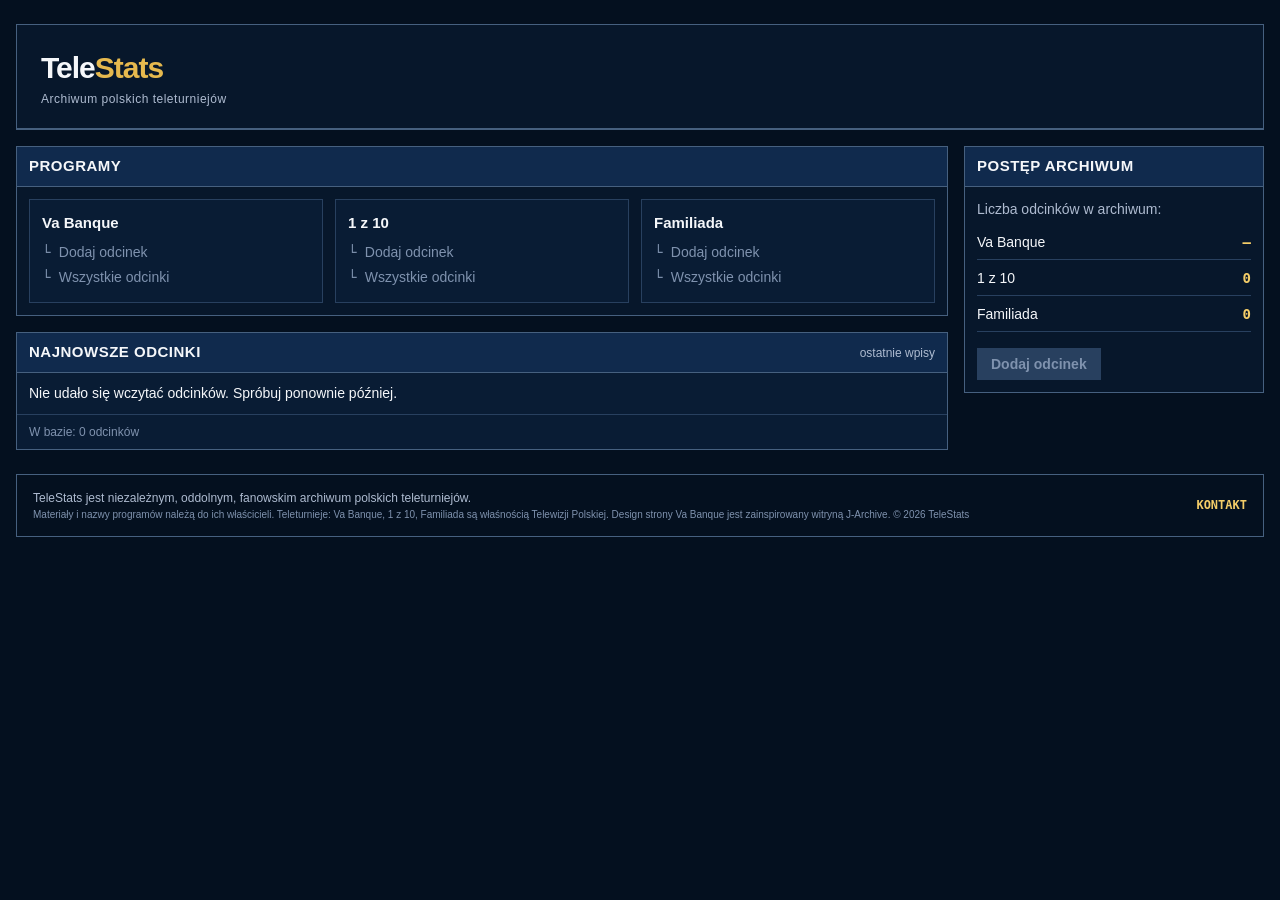
<file: site/index.html>
<!DOCTYPE html>
<html lang="pl">
<head>
<meta charset="UTF-8">
<meta name="viewport" content="width=device-width, initial-scale=1">
<title>TeleStats – archiwum polskich teleturniejów</title>
<meta name="description" content="Fanowskie archiwum polskich teleturniejów: odcinki, zawodnicy, pytania i wyniki. Na początek: Va Banque.">
<link rel="stylesheet" href="styles.css">
<link rel="stylesheet" href="home.css">
<link rel="icon" type="image/png" href="./assets/telestats_favicon.png">
</head>
<body>
<div class="page">

<header class="mast">
  <div class="brand">
    <div>
      <a class="logo" href="index.html">Tele<b>Stats</b></a>
      <p class="tag">Archiwum polskich teleturniejów</p>
    </div>
  </div>
</header>

<h1 class="sr">TeleStats – archiwum polskich teleturniejów</h1>

<div class="layout">
  <main class="stack">

    <section class="panel">
      <div class="bar"><h2>PROGRAMY</h2></div>
      <div class="shows">
        <div class="show"><h3>Va Banque</h3><span class="off" title="Wkrótce">Dodaj odcinek</span><span class="off" title="Wkrótce">Wszystkie odcinki</span></div>
        <div class="show"><h3>1 z 10</h3><span class="off" title="Wkrótce">Dodaj odcinek</span><span class="off" title="Wkrótce">Wszystkie odcinki</span></div>
        <div class="show"><h3>Familiada</h3><span class="off" title="Wkrótce">Dodaj odcinek</span><span class="off" title="Wkrótce">Wszystkie odcinki</span></div>
      </div>
    </section>

    <section class="panel">
      <div class="bar"><h2>NAJNOWSZE ODCINKI</h2><small>ostatnie wpisy</small></div>
      <ul class="feed" id="feed"><li>Ładowanie…</li></ul>
      <div class="rowbar"><span id="total">W bazie: …</span></div>
    </section>

  </main>

  <aside aria-label="Postęp archiwum">
    <section class="panel">
      <div class="bar"><h2>POSTĘP ARCHIWUM</h2></div>
      <div class="pad">
        <p class="meta">Liczba odcinków w archiwum:</p>
        <ul class="counts">
          <li><span>Va Banque</span><b data-show="1">…</b></li>
          <li><span>1 z 10</span><b data-show="2">…</b></li>
          <li><span>Familiada</span><b data-show="3">…</b></li>
        </ul>
        <span class="btn disabled" aria-disabled="true" title="Wkrótce">Dodaj odcinek</span>
      </div>
    </section>
  </aside>
</div>

<footer class="footer">
  <div>
    TeleStats jest niezależnym, oddolnym, fanowskim archiwum polskich teleturniejów.
    <small>Materiały i nazwy programów należą do ich właścicieli.
      Teleturnieje: Va Banque, 1 z 10, Familiada są właśnością Telewizji Polskiej.
      Design strony Va Banque jest zainspirowany witryną J-Archive. © 2026 TeleStats</small>
  </div>
  <nav aria-label="Stopka"><a href="kontakt.html">KONTAKT</a></nav>
</footer>

</div>
<script>
  // Te same dwie wartości, które masz w episode.html (Project URL i klucz PUBLICZNY, nigdy secret).
  const SUPABASE_URL = "https://eryzdoojjxnkpmcyaprp.supabase.co";
  const SUPABASE_KEY = "sb_publishable_yDhRhsjQd0GTgc8w7GEozg_jQ2yXupq";
  // Programy: id (jak show_id w episode.html), nazwa, tabela z odcinkami (null = jeszcze brak)
  const SHOWS = [
    { id: 1, name: "Va Banque", table: "vabanque_odcinki" },
    { id: 2, name: "1 z 10", table: null },
    { id: 3, name: "Familiada", table: null }
  ];
  const H = { apikey: SUPABASE_KEY };
  if (!SUPABASE_KEY.startsWith("sb_")) H.Authorization = "Bearer " + SUPABASE_KEY;
  const api = (path, extra) => fetch(SUPABASE_URL + "/rest/v1/" + path, { headers: { ...H, ...extra } });
  const dzien = (iso) => { const [y, m, d] = iso.slice(0, 10).split("-").map(Number);
    return new Date(y, m - 1, d).toLocaleDateString("pl-PL", { weekday: "long", day: "numeric", month: "long", year: "numeric" }); };
  const odc = (n) => n === 1 ? "odcinek" : (n % 10 >= 2 && n % 10 <= 4 && (n % 100 < 10 || n % 100 >= 20)) ? "odcinki" : "odcinków";

  (async () => {
    const feed = document.getElementById("feed"), rows = [];
    let total = 0, failed = false;
    for (const s of SHOWS) {
      const b = document.querySelector('[data-show="' + s.id + '"]');
      if (!s.table) { b.textContent = "0"; continue; }
      try {
        const r = await api(s.table + "?select=odcinek_id,odcinek_data&order=odcinek_data.desc&limit=9", { Prefer: "count=exact" });
        if (!r.ok) throw new Error(r.status);
        const n = +r.headers.get("Content-Range").split("/")[1]; // liczba wszystkich odcinków (odcinek_id jest unikalny)
        b.textContent = n; total += n;
        (await r.json()).forEach((e) => rows.push({ s, e }));
      } catch (err) { b.textContent = "–"; failed = true; }
    }
    rows.sort((a, b) => b.e.odcinek_data.localeCompare(a.e.odcinek_data));
    feed.textContent = "";
    if (!rows.length) feed.innerHTML = "<li>" + (failed ? "Nie udało się wczytać odcinków. Spróbuj ponownie później." : "Archiwum jest w budowie.") + "</li>";
    rows.slice(0, 9).forEach(({ s, e }) => {
      const li = document.createElement("li"), a = document.createElement("a");
      a.href = "episode.html?show_id=" + s.id + "&episode_id=" + e.odcinek_id;
      a.textContent = s.name + ": Odcinek #" + e.odcinek_id + " - " + dzien(e.odcinek_data);
      li.append(a); feed.append(li);
    });
    document.getElementById("total").textContent = "W bazie: " + total + " " + odc(total);
  })();
</script>
</body>
</html>
</file>
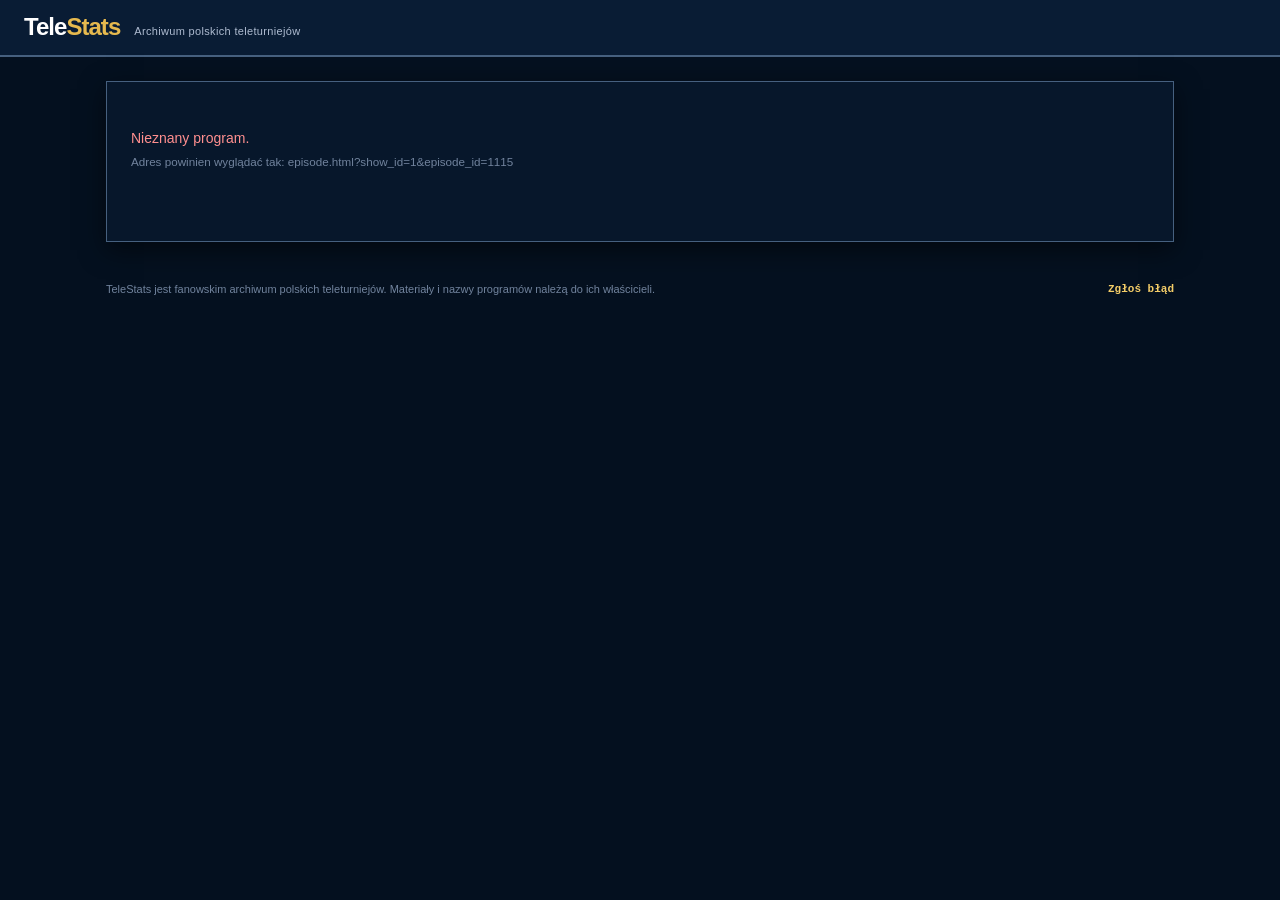
<file: episode.html>
<!DOCTYPE html>
<html lang="pl">
<head>
<meta charset="UTF-8">
<meta name="viewport" content="width=device-width, initial-scale=1">
<title>TeleStats – odcinek</title>
<style>
:root {
  --bg: #04101F;
  --panel: #07172B;
  --panel2: #091C34;
  --bar: #102A4D;
  --line: #46607F;
  --line2: #28405F;
  --gold: #E6B94E;
  --gold2: #F4CD68;
  --text: #F5F7FA;
  --muted: #AEBBD0;
  --dim: #71839D;

  --board: #0A2260;
  --board-head: #06163F;
  --ans: #5CC8FF;
  --ok: #9BEBA8;
  --bad: #FF8F8F;
  --premia: #FF5A5A;

  /* player colours (station 1, 2, 3) and "nobody" */
  --c1: #F4B942;
  --c2: #38BDF8;
  --c3: #F472B6;
  --cn: #AEBBD0;
  /* darker tints used as cell backgrounds in highlight mode */
  --t1: #5A4310;
  --t2: #0C4E70;
  --t3: #6A2148;
  --tn: #2B3441;
}

* { box-sizing: border-box; }
html { -webkit-text-size-adjust: 100%; }
body {
  margin: 0;
  background: var(--bg);
  color: var(--text);
  font-family: Arimo, Arial, Helvetica, sans-serif;
  font-size: 14px;
  line-height: 1.45;
}
a { color: var(--gold2); }

/* ---------- page frame ---------- */
.masthead {
  display: flex; align-items: baseline; gap: 14px;
  padding: 10px 24px;
  background: #091C34;
  border-bottom: 2px solid var(--line);
}
.brand { text-decoration: none; font-size: 24px; font-weight: 700; letter-spacing: -0.04em; }
.b-tele { color: #fff; }
.b-stats { color: var(--gold); }
.tagline { font-size: 11px; letter-spacing: .03em; color: var(--muted); }

.page { max-width: 1100px; margin: 24px auto 40px; padding: 0 16px; }
.sheet {
  background: var(--panel);
  border: 1px solid var(--line);
  box-shadow: 0 8px 24px rgba(0,0,0,.5);
  padding-bottom: 24px;
}
.foot {
  display: flex; flex-wrap: wrap; justify-content: space-between; align-items: center; gap: 8px 24px;
  max-width: 1100px; margin: 0 auto 40px; padding: 0 16px;
  font-size: 11px; color: var(--dim);
}
.foot a {
  font-family: "Roboto Mono", Consolas, "Courier New", monospace;
  font-weight: 700; color: var(--gold2); text-decoration: none;
}
.foot a:hover { text-decoration: underline; }

.status { padding: 32px 24px; color: var(--muted); }
.status.error { color: var(--bad); }
.status small { display: block; margin-top: 6px; color: var(--dim); }

/* ---------- headings ---------- */
.titleblock { padding: 18px 16px 6px; }
h1 { margin: 0; font-size: 24px; line-height: 1.2; }
.subtle { margin: 4px 0 0; color: var(--muted); font-size: 13px; }
.bar {
  margin-top: 18px;
  padding: 6px 12px;
  background: var(--bar);
  border-top: 1px solid var(--line);
  border-bottom: 1px solid var(--line);
}
.bar h2 { margin: 0; font-size: 14px; letter-spacing: .05em; }
h3 { margin: 16px 16px 4px; font-size: 14px; color: var(--muted); }
.hint { margin: 8px 16px 0; font-size: 12px; color: var(--dim); }

/* ---------- contestants + prev/next ---------- */
.cgrid {
  display: grid;
  grid-template-columns: 170px 1fr 170px;
  gap: 12px;
  align-items: start;
  padding: 12px 16px 4px;
}
.clist { margin: 0; padding: 0; list-style: none; }
.clist li { margin: 0 0 6px; }
.nav {
  font-family: "Roboto Mono", Consolas, "Courier New", monospace;
  font-size: 11px; font-weight: 700; text-decoration: none; white-space: nowrap;
}
.nav.r { text-align: right; }
.nav.off { color: var(--line); cursor: default; }
@media (max-width: 700px) {
  .cgrid { grid-template-columns: 1fr 1fr; }
  .clist { grid-column: 1 / -1; order: 3; }
}

/* ---------- boards ---------- */
/* A CSS grid: every box in a row is as tall as the tallest box in that row,
   and a box grows to fit its text, so nothing is ever cut off or scrolled. */
.boardwrap { padding: 12px 16px 0; }
.board {
  display: grid;
  grid-template-columns: repeat(var(--cols, 6), minmax(0, 1fr));
  gap: 3px; padding: 3px;
  background: var(--bg);
}
.cat {
  display: flex; align-items: center; justify-content: center;
  min-height: 64px; padding: 8px;
  background: var(--board-head);
  border-bottom: 2px solid var(--gold);
  font-size: 13px; font-weight: 700; line-height: 1.25; text-align: center;
  overflow-wrap: break-word;
}
.cell { display: flex; min-width: 0; background: var(--board); }
.cell.empty { background: var(--panel2); }
.clue { flex: 1; min-width: 0; display: flex; flex-direction: column; min-height: 118px; }
/* only on narrow screens (phones, small windows) six columns cannot fit, so the board scrolls sideways */
@media (max-width: 860px) {
  .boardwrap { overflow-x: auto; }
  .board { min-width: 740px; }
}
.clue-head {
  position: relative;
  display: flex; justify-content: center; align-items: baseline;
  padding: 5px 8px;
  background: rgba(0,0,0,.28);
  cursor: pointer; user-select: none;
}
.clue-head:focus-visible { outline: 2px solid var(--gold2); outline-offset: -2px; }
.stake { color: var(--gold2); font-size: 15px; font-variant-numeric: tabular-nums; }
.stake.premia { color: var(--premia); font-weight: 700; }
.order {
  position: absolute; right: 8px; top: 50%; transform: translateY(-50%);
  color: var(--muted); font-size: 11px; font-variant-numeric: tabular-nums;
}

/* question and answer share one grid cell, so hovering never changes the box size */
.clue-body { flex: 1; min-width: 0; display: grid; place-items: center; padding: 8px; text-align: center; }
.clue-body > * { grid-area: 1 / 1; }
.q { font-size: 13px; line-height: 1.35; overflow-wrap: break-word; }
.a { visibility: hidden; font-size: 12px; overflow-wrap: break-word; }
.clue.pinned .q { visibility: hidden; }
.clue.pinned .a { visibility: visible; }
@media (hover: hover) {
  .clue-head:hover + .clue-body .q { visibility: hidden; }
  .clue-head:hover + .clue-body .a { visibility: visible; }
}
.ans { color: var(--ans); font-weight: 700; font-size: 14px; }
.line { margin-top: 5px; }
.line.ok { color: var(--ok); font-weight: 700; }
.line.bad { color: var(--bad); }
.line.dim { color: var(--dim); }

/* highlight mode */
.hl .cell.k1 { background: var(--t1); }
.hl .cell.k2 { background: var(--t2); }
.hl .cell.k3 { background: var(--t3); }
.hl .cell.kn { background: var(--tn); }
.hl .cell.kx { opacity: .45; }
.hl .cell.k1 .clue-head { background: var(--c1); }
.hl .cell.k2 .clue-head { background: var(--c2); }
.hl .cell.k3 .clue-head { background: var(--c3); }
.hl .cell.kn .clue-head { background: var(--cn); }
.hl .cell.k1 .stake, .hl .cell.k2 .stake, .hl .cell.k3 .stake, .hl .cell.kn .stake,
.hl .cell.k1 .order, .hl .cell.k2 .order, .hl .cell.k3 .order, .hl .cell.kn .order { color: #04101F; }
.hl .cell.k1 .stake.premia, .hl .cell.k2 .stake.premia, .hl .cell.k3 .stake.premia, .hl .cell.kn .stake.premia { color: #8E0012; }

.legend {
  position: sticky; top: 0; z-index: 5;
  display: flex; flex-wrap: wrap; align-items: center; gap: 8px 18px;
  margin-bottom: 12px; padding: 8px 14px;
  background: var(--panel2); border: 1px solid var(--line);
  font-size: 13px; color: var(--muted);
}
.legend[hidden] { display: none; }
.lg { display: inline-flex; align-items: center; gap: 6px; color: var(--text); }
.sw { display: inline-block; width: 14px; height: 14px; border-radius: 2px; }
.sw.k1 { background: var(--c1); } .sw.k2 { background: var(--c2); }
.sw.k3 { background: var(--c3); } .sw.kn { background: var(--cn); }

/* ---------- score tables ---------- */
.tablewrap { overflow-x: auto; padding: 4px 16px 0; }
table.scores { border-collapse: collapse; margin: 4px 0 0; }
.scores th, .scores td {
  min-width: 150px; padding: 7px 18px;
  border: 1px solid var(--line2); text-align: center; vertical-align: top;
}
.scores th { background: var(--board-head); font-weight: 700; border-top-width: 3px; }
.scores th.k1 { border-top-color: var(--c1); }
.scores th.k2 { border-top-color: var(--c2); }
.scores th.k3 { border-top-color: var(--c3); }
.val { font-size: 19px; font-weight: 700; font-variant-numeric: tabular-nums; }
.neg { color: var(--bad); }
.remarks { font-size: 12px; color: var(--muted); text-align: center; }
.remarks div + div { margin-top: 2px; }
.winner { color: var(--gold2); font-weight: 700; }
.wager { font-size: 12px; color: var(--muted); }
.resp { margin-top: 3px; font-size: 15px; font-weight: 700; }
.resp.ok { color: var(--ok); }
.resp.bad { color: var(--bad); }
.na { color: var(--dim); font-size: 12px; }

/* ---------- final question ---------- */
.finalbox { max-width: 760px; margin: 12px 16px 0; background: var(--board); }
.finalbox .clue { min-height: 140px; }
.finalbox .clue-head { justify-content: center; padding: 8px; background: var(--board-head); border-bottom: 2px solid var(--gold); }
.fcat { font-weight: 700; font-size: 14px; }
.finalbox .clue-body { padding: 14px 18px; text-align: center; }
.finalbox .q { font-size: 16px; line-height: 1.4; }
.finalbox .a { font-size: 14px; }
.finalbox .ans { font-size: 18px; }

/* ---------- chart ---------- */
.keyline { display: flex; flex-wrap: wrap; gap: 6px 18px; margin: 6px 16px 0; font-size: 13px; }
.chartwrap { overflow-x: auto; padding: 4px 16px 0; }
.chartwrap svg { display: block; width: 100%; min-width: 560px; height: auto; }
.chartwrap text { font-family: Arimo, Arial, Helvetica, sans-serif; font-size: 11px; fill: var(--muted); }
.chartwrap .lbl { font-size: 12px; font-weight: 700; }

.hlbox { display: flex; align-items: center; gap: 8px; margin: 22px 16px 0; font-size: 14px; cursor: pointer; }
.hlbox input { width: 16px; height: 16px; accent-color: var(--gold); }
</style>
</head>
<body>
<header class="masthead">
  <a class="brand" href="index.html"><span class="b-tele">Tele</span><span class="b-stats">Stats</span></a>
  <span class="tagline">Archiwum polskich teleturniejów</span>
</header>

<main class="page">
  <div id="legend" class="legend" hidden></div>
  <article id="sheet" class="sheet">
    <div id="app"><p class="status">Ładowanie danych…</p></div>
  </article>
</main>

<footer class="foot">
  <span>TeleStats jest fanowskim archiwum polskich teleturniejów. Materiały i nazwy programów należą do ich właścicieli.</span>
  <a id="report-link" href="zglosblad.html">Zgłoś błąd</a>
</footer>

<noscript><p class="status error">Ta strona wymaga włączonego JavaScriptu.</p></noscript>

<script>
/* =====================================================================
   SETTINGS
   ===================================================================== */
const SUPABASE_URL = "https://eryzdoojjxnkpmcyaprp.supabase.co";
const SUPABASE_KEY = "sb_publishable_yDhRhsjQd0GTgc8w7GEozg_jQ2yXupq";   // public "publishable" key – safe in a website

// To add another show (Familiada, 1 z 10 ...) see the SHOW REGISTRY near the bottom of this script.

/* =====================================================================
   SHARED HELPERS (used by every show – no prefix)
   ===================================================================== */
const NBSP = "\u00A0";
const WEEKDAYS = ["niedziela", "poniedziałek", "wtorek", "środa", "czwartek", "piątek", "sobota"];
const MONTHS = ["stycznia", "lutego", "marca", "kwietnia", "maja", "czerwca", "lipca", "sierpnia", "września", "października", "listopada", "grudnia"];
const ORDINALS = ["", "pierwszy", "drugi", "trzeci", "czwarty", "piąty", "szósty", "siódmy", "ósmy", "dziewiąty", "dziesiąty"];

const esc = s => String(s ?? "").replace(/[&<>"']/g, c => ({ "&": "&amp;", "<": "&lt;", ">": "&gt;", '"': "&quot;", "'": "&#39;" }[c]));

function fmtNum(n) {
  const digits = String(Math.abs(Math.round(n))).replace(/\B(?=(\d{3})+(?!\d))/g, NBSP);
  return (n < 0 ? "\u2212" : "") + digits;
}
const fmtZl = n => fmtNum(n) + NBSP + "zł";

function fmtDate(iso) {
  const [y, m, d] = String(iso).slice(0, 10).split("-").map(Number);
  const weekday = new Date(Date.UTC(y, m - 1, d)).getUTCDay();
  return `${WEEKDAYS[weekday]}, ${d} ${MONTHS[m - 1]} ${y}`;
}

function lowerFirst(s) {
  return /^[A-ZĄĆĘŁŃÓŚŹŻ][a-ząćęłńóśźż]/.test(s) ? s.charAt(0).toLowerCase() + s.slice(1) : s;
}

// A player who buzzed in but gave no answer is stored as NULL (or empty) in Supabase
function answerText(a) {
  const s = String(a ?? "").trim();
  return !s || s.toLowerCase() === "null" ? "bez odpowiedzi" : s;
}

// Clicking (or pressing Enter/Space on) a stake pins its answer open – handy on phones, where there is no hover
function enableRevealOnClick(container) {
  const toggle = head => {
    const open = head.parentElement.classList.toggle("pinned");
    head.setAttribute("aria-pressed", String(open));
  };
  container.addEventListener("click", ev => {
    const head = ev.target.closest(".clue-head");
    if (head) toggle(head);
  });
  container.addEventListener("keydown", ev => {
    const head = ev.target.closest && ev.target.closest(".clue-head");
    if (head && (ev.key === "Enter" || ev.key === " ")) { ev.preventDefault(); toggle(head); }
  });
}

function fail(app, title, detail) {
  app.innerHTML = `<p class="status error">${esc(title)}${detail ? `<small>${esc(detail)}</small>` : ""}</p>`;
}

async function sb(table, query) {
  const res = await fetch(`${SUPABASE_URL}/rest/v1/${table}?${query}`, {
    headers: { apikey: SUPABASE_KEY, Accept: "application/json" }
  });
  if (!res.ok) throw new Error(`${table}: HTTP ${res.status}`);
  return res.json();
}

/* =====================================================================
   VA BANQUE  (show_id=1)
   Everything starting with vabanque_ / VABANQUE_ is used only for this show.
   ===================================================================== */
const VABANQUE_COUNT_FINAL_IN_STATS = false;       // true = the final question also counts in "Poprawne / Błędne"
const VABANQUE_ORDER_RESTARTS_EACH_ROUND = true;   // true = order badge 1-30 in each round (like J-Archive); false = 1-60 across the episode

// 1) fetch everything one episode needs. Returns the finished model, or null if the episode does not exist.
async function vabanque_load(ep, showId) {
  const t = name => `vabanque_${name}`;
  const [odcRows, pytania, przebieg, neighbours] = await Promise.all([
    sb(t("odcinki"), `odcinek_id=eq.${ep}`),
    sb(t("pytania"), `odcinek_id=eq.${ep}&order=pytanie_id.asc`),
    sb(t("przebieg"), `odcinek_id=eq.${ep}&order=kolejnosc_w_odcinku.asc,zdarzenie_id.asc`),
    sb(t("odcinki"), `select=odcinek_id&odcinek_id=in.(${ep - 1},${ep + 1})`)
  ]);
  if (!odcRows.length) return null;

  const odc = odcRows[0];
  const gracze = await sb(t("gracze"), `gracz_id=in.(${[odc.gracz_1, odc.gracz_2, odc.gracz_3].join(",")})`);

  return vabanque_buildModel({
    showId, showName: SHOWS[showId].name, odc, gracze, pytania, przebieg,
    hasPrev: neighbours.some(r => Number(r.odcinek_id) === ep - 1),
    hasNext: neighbours.some(r => Number(r.odcinek_id) === ep + 1)
  });
}

// 2) vabanque_buildModel + the vabanque_render... functions follow

function vabanque_buildModel({ showId, showName, odc, gracze, pytania, przebieg, hasPrev, hasNext }) {
  const epId = Number(odc.odcinek_id);
  const warnings = [];

  // --- players, in station order 1..3 ---
  const gById = new Map(gracze.map(g => [Number(g.gracz_id), g]));
  const stationIds = [odc.gracz_1, odc.gracz_2, odc.gracz_3].map(Number);
  const players = stationIds.map((id, i) => {
    const g = gById.get(id) || {};
    if (!gById.has(id)) warnings.push(`Brak zawodnika ${id} w tabeli gracze`);
    return {
      station: i + 1, id,
      first: g.gracz_imie || `Zawodnik ${i + 1}`, last: g.gracz_nazwisko || "",
      job: g.gracz_zawod || "", city: g.gracz_miasto || "", sex: g.gracz_plec || ""
    };
  });
  // short label used in boards, charts and legends (adds an initial if two first names are equal)
  players.forEach(p => {
    const dup = players.filter(o => o.first === p.first).length > 1;
    p.label = dup && p.last ? `${p.first} ${p.last.charAt(0)}.` : p.first;
  });
  const stationOf = new Map(players.map(p => [p.id, p.station]));
  const labelOf = id => (players[stationOf.get(id) - 1] || {}).label || "?";

  // --- events in play order ---
  const events = przebieg.slice().sort((a, b) =>
    a.kolejnosc_w_odcinku - b.kolejnosc_w_odcinku || a.zdarzenie_id - b.zdarzenie_id);

  const evByQ = new Map();
  const evByOrder = new Map();
  for (const e of events) {
    if (!evByQ.has(e.pytanie_id)) evByQ.set(e.pytanie_id, []);
    evByQ.get(e.pytanie_id).push(e);
    if (!evByOrder.has(e.kolejnosc_w_odcinku)) evByOrder.set(e.kolejnosc_w_odcinku, []);
    evByOrder.get(e.kolejnosc_w_odcinku).push(e);
  }

  // --- running scores: one snapshot after every question ---
  const score = new Map(players.map(p => [p.id, 0]));
  const series = players.map(() => [0]);        // index 0 = start of the game
  const roundEnd = {};                          // round -> x position of its last question
  const roundScores = {};                       // round -> [score of station 1, 2, 3]
  let step = 0;
  for (const order of [...evByOrder.keys()].sort((a, b) => a - b)) {
    step++;
    const group = evByOrder.get(order);
    for (const e of group) {
      if (!stationOf.has(e.gracz_id)) {
        if (e.gracz_id !== 0) warnings.push(`Zdarzenie ${e.zdarzenie_id}: nieznany gracz_id ${e.gracz_id}`);
        continue;                               // gracz_id 0 = nobody buzzed in
      }
      const before = score.get(e.gracz_id);
      const after = before + e.punkty_zmiana;
      if (before !== e.punkty_przed || after !== e.punkty_po) {
        warnings.push(`Zdarzenie ${e.zdarzenie_id}: punkty_przed/po nie zgadzają się z sumą zmian`);
      }
      score.set(e.gracz_id, after);
    }
    players.forEach((p, i) => series[i].push(score.get(p.id)));
    const round = group[group.length - 1].odcinek_runda;
    roundEnd[round] = step;
    roundScores[round] = players.map(p => score.get(p.id));
  }
  const finalScores = players.map(p => score.get(p.id));

  // --- right / wrong counters (premia counted separately, like "DD" in J-Archive) ---
  const premiaIds = new Set(pytania.filter(q => q.pytanie_premia).map(q => q.pytanie_id));
  const stats = players.map(() => ({ right: 0, rightPremia: 0, wrong: 0, wrongPremia: 0 }));
  for (const e of events) {
    const st = stationOf.get(e.gracz_id);
    if (!st) continue;
    const s = stats[st - 1];
    if (e.typ_zdarzenia === "odpowiedz") {
      const prem = premiaIds.has(e.pytanie_id);
      if (e.odpowiedz_poprawna) { s.right++; if (prem) s.rightPremia++; }
      else { s.wrong++; if (prem) s.wrongPremia++; }
    } else if (e.typ_zdarzenia === "final" && VABANQUE_COUNT_FINAL_IN_STATS) {
      if (e.final_poprawna) s.right++; else s.wrong++;
    }
  }

  // --- boards ---
  function outcome(q) {
    const evs = evByQ.get(q.pytanie_id) || [];
    const answered = evs.filter(e => e.typ_zdarzenia === "odpowiedz");
    const right = answered.find(e => e.odpowiedz_poprawna) || null;
    return {
      asked: evs.length > 0,
      right,
      wrong: answered.filter(e => !e.odpowiedz_poprawna),
      firstOrder: evs.length ? Math.min(...evs.map(e => e.kolejnosc_w_odcinku)) : null
    };
  }

  function buildRound(r) {
    const qs = pytania.filter(q => !q.pytanie_finalowe && q.pytanie_runda === r)
      .sort((a, b) => a.pytanie_id - b.pytanie_id);
    if (!qs.length) return null;

    // pytanie_id = episode + round + category no. + question no.  ->  floor(id / 10) identifies the category
    const groups = new Map();
    for (const q of qs) {
      const key = Math.floor(q.pytanie_id / 10);
      if (!groups.has(key)) groups.set(key, []);
      groups.get(key).push(q);
    }
    const outcomes = new Map(qs.map(q => [q.pytanie_id, outcome(q)]));
    const orderOf = new Map();
    qs.filter(q => outcomes.get(q.pytanie_id).asked)
      .sort((a, b) => outcomes.get(a.pytanie_id).firstOrder - outcomes.get(b.pytanie_id).firstOrder)
      .forEach((q, i) => orderOf.set(q.pytanie_id, VABANQUE_ORDER_RESTARTS_EACH_ROUND ? i + 1 : outcomes.get(q.pytanie_id).firstOrder));

    const cats = [...groups.values()].map(cells => ({
      name: cells[0].pytanie_kategoria,
      cells: cells.map(q => {
        const o = outcomes.get(q.pytanie_id);
        return {
          q, order: orderOf.get(q.pytanie_id) ?? null, asked: o.asked,
          rightLabel: o.right ? labelOf(o.right.gracz_id) : null,
          rightStation: o.right ? stationOf.get(o.right.gracz_id) || 0 : 0,
          wrong: o.wrong.map(w => ({ label: labelOf(w.gracz_id), answer: w.odpowiedz_udzielona }))
        };
      })
    }));
    return { number: r, cats, rows: Math.max(...cats.map(c => c.cells.length)) };
  }

  // --- final question ---
  const finalQ = pytania.find(q => q.pytanie_finalowe) || null;
  const finalEvents = events.filter(e => e.typ_zdarzenia === "final");
  const finalByStation = players.map(p => finalEvents.find(e => e.gracz_id === p.id) || null);

  // --- contestants' extra line for the returning champion (station 1) ---
  players[0].returning = odc.gracz_1_zwyciezca === true;
  players[0].timesPlayed = Number(odc.gracz_1_seria || 0) + 1;
  players[0].winnings = Number(odc.gracz_1_wygrana || 0);

  return {
    showName, host: odc.odcinek_prowadzacy || "",
    title: `Odcinek #${epId} - ${fmtDate(odc.odcinek_data)}`,
    epId, showId, players,
    prevHref: hasPrev ? `episode.html?show_id=${showId}&episode_id=${epId - 1}` : null,
    nextHref: hasNext ? `episode.html?show_id=${showId}&episode_id=${epId + 1}` : null,
    rounds: [buildRound(1), buildRound(2)],
    roundScores, finalScores, stats,
    winnerStation: odc.odcinek_zwyciezca ? Number(odc.odcinek_zwyciezca) : null,
    finalQ, finalByStation,
    series, roundEnd, finalStep: roundEnd[3] || null,
    warnings
  };
}


function vabanque_renderContestants(m) {
  const line = p => {
    const parts = [`<b>${esc(p.first)} ${esc(p.last)}</b>`];
    if (p.job) parts.push(esc(lowerFirst(p.job)));
    if (p.city) parts.push(esc(p.city));
    let s = parts.join(", ");
    if (p.returning) {
      const ord = p.timesPlayed <= 10 ? ORDINALS[p.timesPlayed] : String(p.timesPlayed);
      s += ` (gra po raz ${ord}, do tej pory ${p.sex === "K" ? "wygrała" : "wygrał"} ${fmtZl(p.winnings)})`;
    }
    return `<li>${s}</li>`;
  };
  const nav = (href, label, cls) => href
    ? `<a class="nav ${cls}" href="${esc(href)}">[${label}]</a>`
    : `<span class="nav ${cls} off" aria-disabled="true">[${label}]</span>`;
  return `<section>
    <div class="bar"><h2>Zawodnicy</h2></div>
    <div class="cgrid">
      ${nav(m.prevHref, "&lt;&lt; poprzedni odcinek", "l")}
      <ul class="clist">${m.players.slice().reverse().map(line).join("")}</ul>
      ${nav(m.nextHref, "następny odcinek &gt;&gt;", "r")}
    </div>
  </section>`;
}

function vabanque_renderCell(c) {
  const q = c.q;
  const klass = !c.asked ? "kx" : c.rightStation ? `k${c.rightStation}` : "kn";
  let answer = `<div class="ans">${esc(q.pytanie_odpowiedz)}</div>`;
  if (!c.asked) {
    answer += `<div class="line dim">Pytanie nie zostało zadane</div>`;
  } else {
    if (c.rightLabel) answer += `<div class="line ok">\u2713 ${esc(c.rightLabel)}</div>`;
    for (const w of c.wrong) answer += `<div class="line bad">\u2717 ${esc(w.label)}: ${esc(answerText(w.answer))}</div>`;
    if (!c.rightLabel) answer += `<div class="line bad">Brak poprawnej odpowiedzi</div>`;
  }
  return `<div class="cell ${klass}"><div class="clue">
    <div class="clue-head" tabindex="0" role="button" aria-pressed="false" title="Pokaż odpowiedź">
      <span class="stake${q.pytanie_premia ? " premia" : ""}">${fmtZl(q.pytanie_stawka)}</span>
      <span class="order">${c.order ?? ""}</span>
    </div>
    <div class="clue-body"><div class="q">${esc(q.pytanie_tresc)}</div><div class="a">${answer}</div></div>
  </div></div>`;
}

function vabanque_renderBoard(round) {
  let html = round.cats.map(c => `<div class="cat">${esc(c.name)}</div>`).join("");
  for (let r = 0; r < round.rows; r++) {
    html += round.cats.map(c => c.cells[r] ? vabanque_renderCell(c.cells[r]) : `<div class="cell empty"></div>`).join("");
  }
  return `<div class="boardwrap"><div class="board" style="--cols:${round.cats.length}" role="group" aria-label="Plansza ${round.number}. rundy">${html}</div></div>`;
}

function vabanque_renderScores(m, title, scores) {
  const names = m.players.map(p => `<th class="k${p.station}">${esc(p.label)}</th>`).join("");
  const vals = scores.map(v => `<td class="val${v < 0 ? " neg" : ""}">${fmtZl(v)}</td>`).join("");
  return `<h3>${title}</h3><div class="tablewrap"><table class="scores"><tr>${names}</tr><tr>${vals}</tr></table></div>`;
}

function vabanque_renderFinal(m) {
  if (!m.finalQ) return "";
  const q = m.finalQ;
  const box = `<div class="finalbox"><div class="clue">
    <div class="clue-head" tabindex="0" role="button" aria-pressed="false" title="Pokaż odpowiedź"><span class="fcat">${esc(q.pytanie_kategoria)}</span></div>
    <div class="clue-body"><div class="q">${esc(q.pytanie_tresc)}</div><div class="a"><div class="ans">${esc(q.pytanie_odpowiedz)}</div></div></div>
  </div></div>`;

  const names = m.players.map(p => `<th class="k${p.station}">${esc(p.label)}</th>`).join("");
  const cells = m.finalByStation.map(e => e
    ? `<td><div class="wager">Stawka: ${fmtZl(e.final_stawka)}</div><div class="resp ${e.final_poprawna ? "ok" : "bad"}">${esc(answerText(e.final_odpowiedz))}</div></td>`
    : `<td><div class="na">brak udziału w finale</div></td>`).join("");
  return `<section><div class="bar"><h2>Pytanie finałowe:</h2></div>${box}
    <div class="tablewrap" style="margin-top:12px"><table class="scores"><tr>${names}</tr><tr>${cells}</tr></table></div></section>`;
}

function vabanque_renderFinalScores(m) {
  const names = m.players.map(p => `<th class="k${p.station}">${esc(p.label)}</th>`).join("");
  const vals = m.finalScores.map(v => `<td class="val${v < 0 ? " neg" : ""}">${fmtZl(v)}</td>`).join("");
  const remarks = m.stats.map((s, i) => {
    const prem = k => (k ? ` (w tym premie: ${k})` : "");
    return `<td class="remarks">${m.winnerStation === i + 1 ? `<div class="winner">Zwycięzca</div>` : ""}
      <div>Poprawne: ${s.right}${prem(s.rightPremia)}</div>
      <div>Błędne: ${s.wrong}${prem(s.wrongPremia)}</div></td>`;
  }).join("");
  return `<h3>Wynik końcowy:</h3><div class="tablewrap"><table class="scores"><tr>${names}</tr><tr>${vals}</tr><tr>${remarks}</tr></table></div>`;
}

function vabanque_renderChart(m) {
  const n = m.series[0].length - 1;
  if (n < 1) return `<p class="hint">Brak danych do wykresu.</p>`;
  const W = 900, H = 380, L = 64, R = 88, T = 26, B = 46;

  const all = m.series.flat();
  let lo = Math.min(0, ...all), hi = Math.max(0, ...all);
  const steps = [100, 200, 250, 500, 1000, 2000, 2500, 5000, 10000, 20000, 50000];
  const stepY = steps.find(s => Math.ceil(hi / s) - Math.floor(lo / s) <= 8) || 50000;
  lo = Math.floor(lo / stepY) * stepY;
  hi = Math.ceil(hi / stepY) * stepY;
  if (hi === lo) hi = lo + stepY;

  const x = i => L + (W - L - R) * i / n;
  const y = v => T + (H - T - B) * (hi - v) / (hi - lo);
  const f = v => v.toFixed(1);
  let svg = `<svg viewBox="0 0 ${W} ${H}" role="img" aria-label="Wynik każdego zawodnika po kolejnych pytaniach">`;

  // horizontal grid + y labels
  for (let v = lo; v <= hi; v += stepY) {
    svg += `<line x1="${L}" x2="${W - R}" y1="${f(y(v))}" y2="${f(y(v))}" stroke="${v === 0 ? "#71839D" : "#28405F"}" stroke-width="${v === 0 ? 1.5 : 1}"/>`;
    svg += `<text x="${L - 8}" y="${f(y(v) + 4)}" text-anchor="end">${fmtNum(v)}</text>`;
  }
  // x ticks
  for (let i = 0; i <= n; i += 10) {
    if (m.finalStep && m.finalStep - i < 4) continue;       // leave room for the "F" tick
    svg += `<text x="${f(x(i))}" y="${H - B + 18}" text-anchor="middle">${i}</text>`;
  }
  if (m.finalStep) svg += `<text x="${f(x(m.finalStep))}" y="${H - B + 18}" text-anchor="middle">F</text>`;
  svg += `<text x="${f((L + W - R) / 2)}" y="${H - 6}" text-anchor="middle">kolejność zadawanych pytań</text>`;
  svg += `<text transform="translate(14 ${f((T + H - B) / 2)}) rotate(-90)" text-anchor="middle">wynik (zł)</text>`;

  // round dividers
  [1, 2].forEach(r => {
    const at = m.roundEnd[r];
    if (!at || at >= n) return;
    svg += `<line x1="${f(x(at))}" x2="${f(x(at))}" y1="${T - 6}" y2="${H - B}" stroke="#71839D" stroke-dasharray="4 4" stroke-width="1"/>`;
    svg += `<text x="${f(x(at) - 5)}" y="${T - 10}" text-anchor="end">koniec ${r}. rundy</text>`;
  });

  // score lines, hover points and direct labels
  m.players.forEach((p, i) => {
    const pts = m.series[i].map((v, k) => `${f(x(k))},${f(y(v))}`).join(" ");
    svg += `<polyline fill="none" stroke-width="2.4" stroke-linejoin="round" stroke-linecap="round" style="stroke:var(--c${p.station})" points="${pts}"/>`;
  });
  m.players.forEach((p, i) => {
    for (let k = 1; k <= n; k++) {
      const what = (m.finalStep && k === m.finalStep) ? "Finał" : `Pytanie ${k}`;
      svg += `<circle cx="${f(x(k))}" cy="${f(y(m.series[i][k]))}" r="5" fill="transparent" pointer-events="all"><title>${esc(what)}: ${esc(p.label)}, ${fmtZl(m.series[i][k])}</title></circle>`;
    }
  });
  const ends = m.players.map((p, i) => ({ p, y: y(m.series[i][n]) })).sort((a, b) => a.y - b.y);
  for (let k = 1; k < ends.length; k++) if (ends[k].y - ends[k - 1].y < 14) ends[k].y = ends[k - 1].y + 14;
  ends.forEach(e => {
    svg += `<text class="lbl" x="${f(x(n) + 8)}" y="${f(e.y + 4)}" style="fill:var(--c${e.p.station})">${esc(e.p.label)}</text>`;
  });
  svg += `</svg>`;

  const key = m.players.map(p => `<span class="lg"><i class="sw k${p.station}"></i>${esc(p.label)}</span>`).join("");
  return `<div class="keyline">${key}</div><div class="chartwrap">${svg}</div>`;
}

function vabanque_renderPage(m) {
  let html = `<div class="titleblock"><h1>${esc(m.title)}</h1>
    <p class="subtle">${esc(m.showName)}${m.host ? `, prowadzący: ${esc(m.host)}` : ""}</p></div>`;
  html += vabanque_renderContestants(m);

  m.rounds.forEach((round, i) => {
    if (!round) return;
    const r = i + 1;
    html += `<section><div class="bar"><h2>${r}. runda</h2></div>`;
    if (r === 1) html += `<p class="hint">Najedź kursorem na stawkę (lub dotknij jej), aby zobaczyć odpowiedź. Czerwona, pogrubiona stawka oznacza premię, a liczba w rogu to kolejność wyboru pytania.</p>`;
    html += vabanque_renderBoard(round);
    if (m.roundScores[r]) html += vabanque_renderScores(m, `Wynik na koniec ${r}. rundy:`, m.roundScores[r]);
    html += `</section>`;
  });

  html += vabanque_renderFinal(m);
  html += vabanque_renderFinalScores(m);
  html += `<section><div class="bar"><h2>Dynamika gry:</h2></div>${vabanque_renderChart(m)}</section>`;
  html += `<label class="hlbox"><input type="checkbox" id="hl"> Podświetl pytania wg odpowiadających</label>`;
  return html;
}

function vabanque_renderLegend(m) {
  return `<span>Kolor pytania = kto odpowiedział poprawnie:</span>` +
    m.players.map(p => `<span class="lg"><i class="sw k${p.station}"></i>${esc(p.label)}</span>`).join("") +
    `<span class="lg"><i class="sw kn"></i>Brak poprawnej odpowiedzi</span>`;
}

// 3) things to switch on after the HTML is on the page (legend, checkbox, click-to-pin)
function vabanque_afterRender(model) {
  const legend = document.getElementById("legend");
  legend.innerHTML = vabanque_renderLegend(model);
  document.getElementById("hl").addEventListener("change", ev => {
    document.getElementById("sheet").classList.toggle("hl", ev.target.checked);
    legend.hidden = !ev.target.checked;
  });
  enableRevealOnClick(document.getElementById("app"));
}

/* =====================================================================
   SHOW REGISTRY – this is what connects show_id in the address to the right functions
   To add a show: write <prefix>_load, <prefix>_renderPage and <prefix>_afterRender (copy the Va Banque ones),
   then add one line below.
   ===================================================================== */
const SHOWS = {
  1: { name: "Va Banque", load: vabanque_load, render: vabanque_renderPage, afterRender: vabanque_afterRender }
  // 2: { name: "Familiada", load: familiada_load, render: familiada_renderPage, afterRender: familiada_afterRender },
  // 3: { name: "1 z 10",    load: jedenz10_load,  render: jedenz10_renderPage,  afterRender: jedenz10_afterRender },
};

/* =====================================================================
   PAGE LOGIC (the same for every show)
   ===================================================================== */
async function init() {
  const app = document.getElementById("app");
  try {
    const params = new URLSearchParams(window.location.search);
    const showId = params.get("show_id");
    const epRaw = params.get("episode_id");
    const example = "episode.html?show_id=1&episode_id=1115";

    if (!Object.prototype.hasOwnProperty.call(SHOWS, showId)) return fail(app, "Nieznany program.", `Adres powinien wyglądać tak: ${example}`);
    if (!/^\d+$/.test(epRaw || "")) return fail(app, "Brak numeru odcinka.", `Adres powinien wyglądać tak: ${example}`);
    const show = SHOWS[showId];
    const ep = Number(epRaw);

    // the "Zgłoś błąd" link in the footer carries the episode, so the report page can pre-fill it later
    document.getElementById("report-link").href = `zglosblad.html?show_id=${showId}&episode_id=${ep}`;

    const model = await show.load(ep, showId);
    if (!model) return fail(app, `Nie znaleziono odcinka #${ep} w bazie.`, "");
    if (model.warnings && model.warnings.length) console.warn("TeleStats – uwagi do danych:", model.warnings);

    document.title = `${show.name} – odcinek #${ep} – TeleStats`;
    app.innerHTML = show.render(model);
    show.afterRender(model);
  } catch (err) {
    console.error(err);
    fail(app, "Nie udało się pobrać danych. Odśwież stronę lub spróbuj ponownie później.", String(err.message || err));
  }
}

if (typeof module !== "undefined" && module.exports) {
  // lets the page be tested outside a browser
  module.exports = { SHOWS, vabanque_buildModel, vabanque_renderPage, vabanque_renderLegend, vabanque_renderChart, answerText, fmtNum, fmtDate };
} else {
  init();
}
</script>
</body>
</html>
</file>
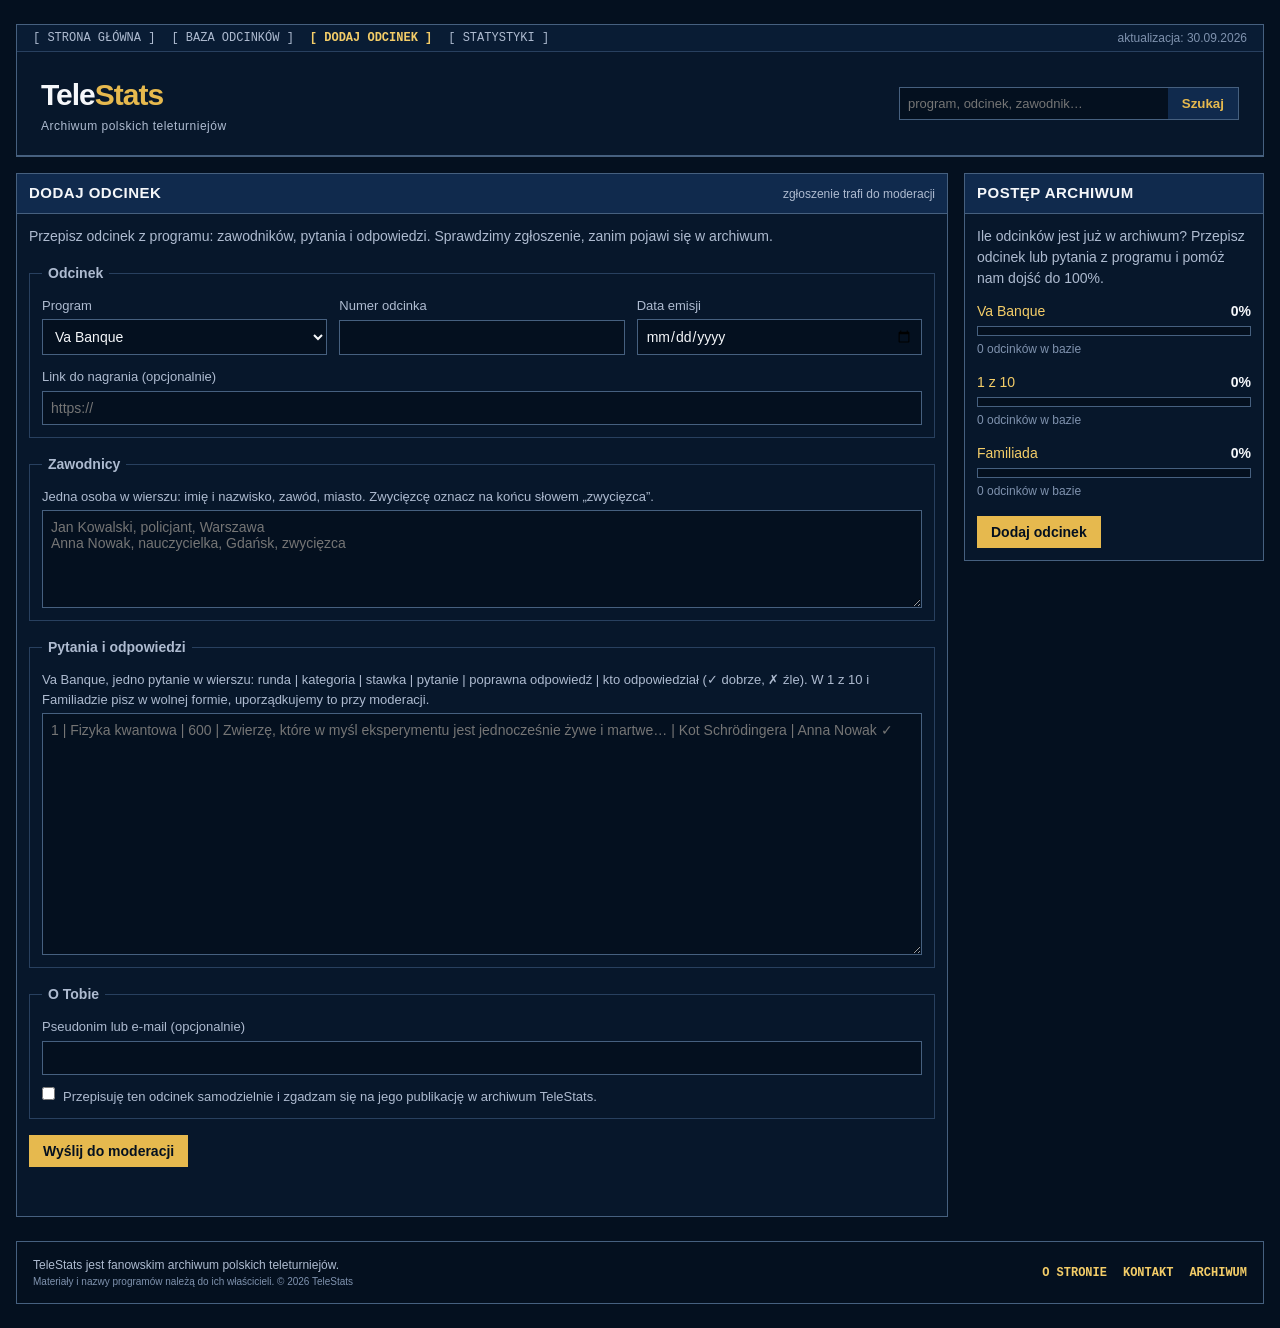
<file: site/dodaj-odcinek.html>
<!DOCTYPE html>
<html lang="pl">
<head>
<meta charset="UTF-8">
<meta name="viewport" content="width=device-width, initial-scale=1">
<title>Dodaj odcinek | TeleStats</title>
<meta name="description" content="Przepisz odcinek teleturnieju i dodaj go do archiwum TeleStats.">
<link rel="stylesheet" href="styles.css">
</head>
<body>
<div class="page">

<header class="mast">
  <div class="util">
    <nav aria-label="Menu główne">
      <a href="index.html">[ STRONA GŁÓWNA ]</a>
      <a href="#">[ BAZA ODCINKÓW ]</a>
      <a href="dodaj-odcinek.html" aria-current="page">[ DODAJ ODCINEK ]</a>
      <a href="#">[ STATYSTYKI ]</a>
    </nav>
    <span>aktualizacja: 30.09.2026</span>
  </div>
  <div class="brand">
    <div>
      <a class="logo" href="index.html">Tele<b>Stats</b></a>
      <p class="tag">Archiwum polskich teleturniejów</p>
    </div>
    <!-- Wyszukiwarka tymczasowa: DuckDuckGo przeszukuje tylko tę stronę. Własną wyszukiwarkę dodamy z bazą danych. -->
    <form class="search" action="https://duckduckgo.com/" role="search">
      <input type="hidden" name="sites" value="telestats.pl">
      <input type="search" name="q" placeholder="program, odcinek, zawodnik…" aria-label="Szukaj w archiwum">
      <button type="submit">Szukaj</button>
    </form>
  </div>
</header>

<div class="layout">
  <main class="stack">
    <section class="panel">
      <div class="bar"><h1>DODAJ ODCINEK</h1><small>zgłoszenie trafi do moderacji</small></div>
      <form class="pad add" id="add">
        <p class="meta">Przepisz odcinek z programu: zawodników, pytania i odpowiedzi. Sprawdzimy zgłoszenie, zanim pojawi się w archiwum.</p>
        <fieldset>
          <legend>Odcinek</legend>
          <div class="cols">
            <label>Program
              <select class="field" name="program" required>
                <option value="va-banque">Va Banque</option>
                <option value="1-z-10">1 z 10</option>
                <option value="familiada">Familiada</option>
              </select></label>
            <label>Numer odcinka<input class="field" type="number" name="numer" min="1"></label>
            <label>Data emisji<input class="field" type="date" name="data_emisji" required></label>
          </div>
          <label>Link do nagrania (opcjonalnie)<input class="field" type="url" name="zrodlo" placeholder="https://"></label>
        </fieldset>
        <fieldset>
          <legend>Zawodnicy</legend>
          <label>Jedna osoba w wierszu: imię i nazwisko, zawód, miasto. Zwycięzcę oznacz na końcu słowem „zwycięzca”.
            <textarea class="field" name="zawodnicy" rows="5" maxlength="5000" placeholder="Jan Kowalski, policjant, Warszawa&#10;Anna Nowak, nauczycielka, Gdańsk, zwycięzca"></textarea></label>
        </fieldset>
        <fieldset>
          <legend>Pytania i odpowiedzi</legend>
          <label>Va Banque, jedno pytanie w wierszu: runda | kategoria | stawka | pytanie | poprawna odpowiedź | kto odpowiedział (✓ dobrze, ✗ źle). W 1 z 10 i Familiadzie pisz w wolnej formie, uporządkujemy to przy moderacji.
            <textarea class="field" name="pytania" rows="14" maxlength="50000" required placeholder="1 | Fizyka kwantowa | 600 | Zwierzę, które w myśl eksperymentu jest jednocześnie żywe i martwe… | Kot Schrödingera | Anna Nowak ✓"></textarea></label>
        </fieldset>
        <fieldset>
          <legend>O Tobie</legend>
          <label>Pseudonim lub e-mail (opcjonalnie)<input class="field" type="text" name="autor" maxlength="100"></label>
          <label class="check"><input type="checkbox" name="zgoda" required> Przepisuję ten odcinek samodzielnie i zgadzam się na jego publikację w archiwum TeleStats.</label>
        </fieldset>
        <label class="hp" aria-hidden="true">Nie wypełniaj tego pola<input name="www" tabindex="-1" autocomplete="off"></label>
        <div><button class="btn" type="submit">Wyślij do moderacji</button></div>
        <p id="status" role="status"></p>
      </form>
    </section>
    <script>
      // Dane publiczne projektu Supabase (Project URL + klucz anon/publishable). NIGDY nie wklejaj tu klucza secret/service_role.
      const SUPABASE_URL = "https://TWOJ-PROJEKT.supabase.co";
      const SUPABASE_KEY = "TWOJ_KLUCZ_PUBLICZNY";
      const f = document.getElementById("add"), st = document.getElementById("status");
      const wanted = new URLSearchParams(location.search).get("program");
      if (wanted) f.program.value = wanted;
      f.addEventListener("submit", async (e) => {
        e.preventDefault();
        if (f.www.value) return; // pułapka na boty
        if (Date.now() - (+localStorage.getItem("ts_last") || 0) < 30000) { st.textContent = "Poczekaj chwilę przed kolejnym zgłoszeniem."; return; }
        const d = Object.fromEntries(new FormData(f));
        const body = { program: d.program, numer_odcinka: d.numer ? +d.numer : null, data_emisji: d.data_emisji,
                       zrodlo: d.zrodlo || null, zawodnicy: d.zawodnicy || null, pytania: d.pytania, autor: d.autor || null };
        const headers = { "Content-Type": "application/json", apikey: SUPABASE_KEY, Prefer: "return=minimal" };
        if (!SUPABASE_KEY.startsWith("sb_")) headers.Authorization = "Bearer " + SUPABASE_KEY;
        st.textContent = "Wysyłanie…";
        try {
          const r = await fetch(SUPABASE_URL + "/rest/v1/zgloszenia", { method: "POST", headers, body: JSON.stringify(body) });
          if (!r.ok) throw new Error(r.status);
          localStorage.setItem("ts_last", Date.now());
          f.reset();
          st.textContent = "Dziękujemy! Zgłoszenie czeka na moderację.";
        } catch (err) {
          st.textContent = "Nie udało się wysłać (" + err.message + "). Spróbuj ponownie później.";
        }
      });
    </script>
  </main>

  <aside aria-label="Postęp archiwum">
    <section class="panel">
      <div class="bar"><h2>POSTĘP ARCHIWUM</h2></div>
      <div class="pad">
        <p class="meta">Ile odcinków jest już w archiwum? Przepisz odcinek lub pytania z programu i pomóż nam dojść do 100%.</p>
        <!-- Procenty i liczby wstawi później skrypt fetch_data.py -->
        <ul class="prog">
          <li><div><a href="dodaj-odcinek.html?program=va-banque">Va Banque</a><strong>0%</strong></div><progress value="0" max="100" aria-label="Va Banque: 0%">0%</progress><span class="sub">0 odcinków w bazie</span></li>
          <li><div><a href="dodaj-odcinek.html?program=1-z-10">1 z 10</a><strong>0%</strong></div><progress value="0" max="100" aria-label="1 z 10: 0%">0%</progress><span class="sub">0 odcinków w bazie</span></li>
          <li><div><a href="dodaj-odcinek.html?program=familiada">Familiada</a><strong>0%</strong></div><progress value="0" max="100" aria-label="Familiada: 0%">0%</progress><span class="sub">0 odcinków w bazie</span></li>
        </ul>
        <a class="btn" href="dodaj-odcinek.html">Dodaj odcinek</a>
      </div>
    </section>
  </aside>
</div>

<footer class="footer">
  <div>
    TeleStats jest fanowskim archiwum polskich teleturniejów.
    <small>Materiały i nazwy programów należą do ich właścicieli. © 2026 TeleStats</small>
  </div>
  <nav aria-label="Stopka"><a href="#">O STRONIE</a><a href="#">KONTAKT</a><a href="#">ARCHIWUM</a></nav>
</footer>

</div>
</body>
</html>
</file>
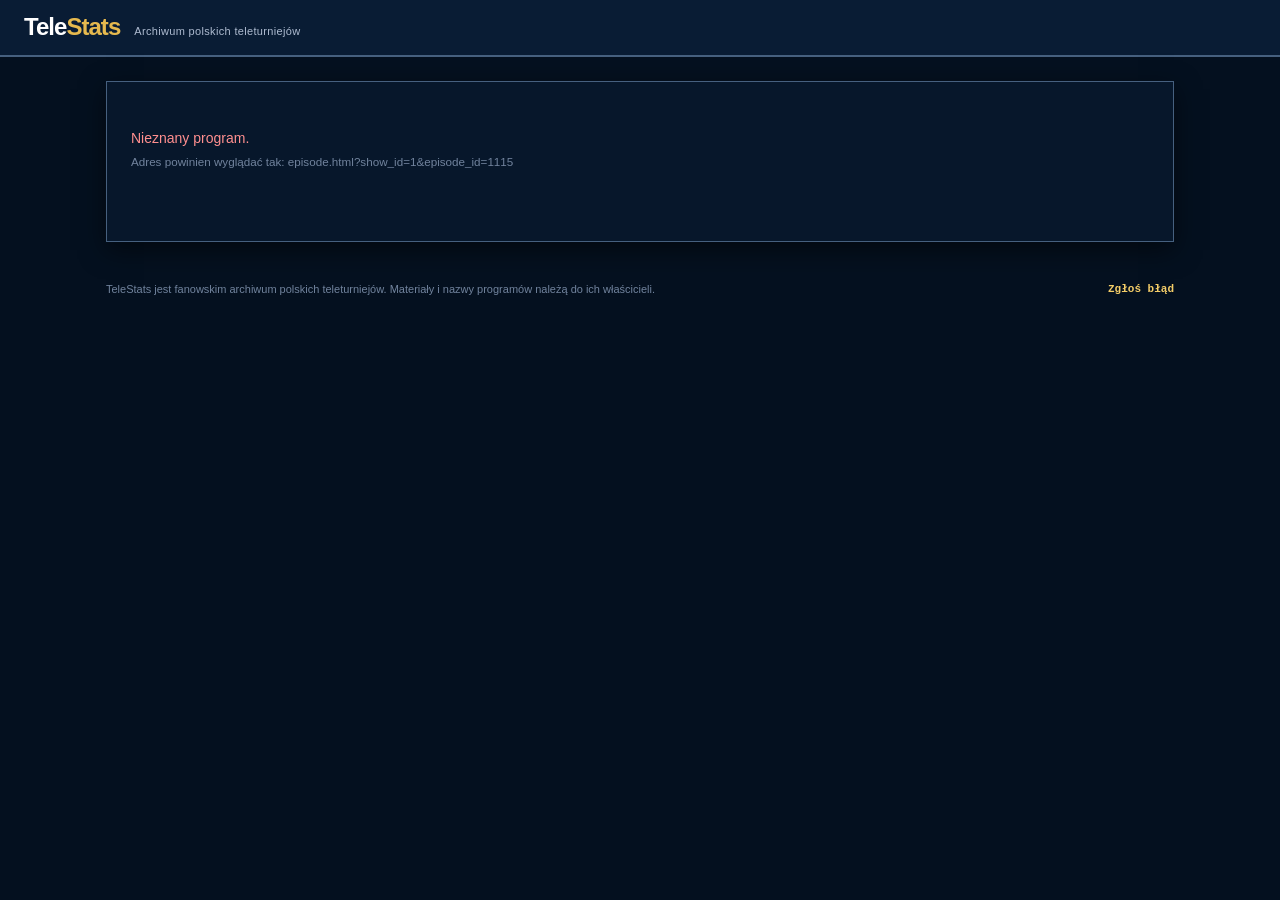
<file: site/episode.html>
<!DOCTYPE html>
<html lang="pl">
<head>
<meta charset="UTF-8">
<meta name="viewport" content="width=device-width, initial-scale=1">
<title>TeleStats – odcinek</title>
<style>
:root {
  --bg: #04101F;
  --panel: #07172B;
  --panel2: #091C34;
  --bar: #102A4D;
  --line: #46607F;
  --line2: #28405F;
  --gold: #E6B94E;
  --gold2: #F4CD68;
  --text: #F5F7FA;
  --muted: #AEBBD0;
  --dim: #71839D;

  --board: #0A2260;
  --board-head: #06163F;
  --ans: #5CC8FF;
  --ok: #9BEBA8;
  --bad: #FF8F8F;
  --premia: #FF5A5A;

  /* player colours (station 1, 2, 3) and "nobody" */
  --c1: #F4B942;
  --c2: #38BDF8;
  --c3: #F472B6;
  --cn: #AEBBD0;
  /* darker tints used as cell backgrounds in highlight mode */
  --t1: #5A4310;
  --t2: #0C4E70;
  --t3: #6A2148;
  --tn: #2B3441;
}

* { box-sizing: border-box; }
html { -webkit-text-size-adjust: 100%; }
body {
  margin: 0;
  background: var(--bg);
  color: var(--text);
  font-family: Arimo, Arial, Helvetica, sans-serif;
  font-size: 14px;
  line-height: 1.45;
}
a { color: var(--gold2); }

/* ---------- page frame ---------- */
.masthead {
  display: flex; align-items: baseline; gap: 14px;
  padding: 10px 24px;
  background: #091C34;
  border-bottom: 2px solid var(--line);
}
.brand { text-decoration: none; font-size: 24px; font-weight: 700; letter-spacing: -0.04em; }
.b-tele { color: #fff; }
.b-stats { color: var(--gold); }
.tagline { font-size: 11px; letter-spacing: .03em; color: var(--muted); }

.page { max-width: 1100px; margin: 24px auto 40px; padding: 0 16px; }
.sheet {
  background: var(--panel);
  border: 1px solid var(--line);
  box-shadow: 0 8px 24px rgba(0,0,0,.5);
  padding-bottom: 24px;
}
.foot {
  display: flex; flex-wrap: wrap; justify-content: space-between; align-items: center; gap: 8px 24px;
  max-width: 1100px; margin: 0 auto 40px; padding: 0 16px;
  font-size: 11px; color: var(--dim);
}
.foot a {
  font-family: "Roboto Mono", Consolas, "Courier New", monospace;
  font-weight: 700; color: var(--gold2); text-decoration: none;
}
.foot a:hover { text-decoration: underline; }

.status { padding: 32px 24px; color: var(--muted); }
.status.error { color: var(--bad); }
.status small { display: block; margin-top: 6px; color: var(--dim); }

/* ---------- headings ---------- */
.titleblock { padding: 18px 16px 6px; }
h1 { margin: 0; font-size: 24px; line-height: 1.2; }
.subtle { margin: 4px 0 0; color: var(--muted); font-size: 13px; }
.bar {
  margin-top: 18px;
  padding: 6px 12px;
  background: var(--bar);
  border-top: 1px solid var(--line);
  border-bottom: 1px solid var(--line);
}
.bar h2 { margin: 0; font-size: 14px; letter-spacing: .05em; }
h3 { margin: 16px 16px 4px; font-size: 14px; color: var(--muted); }
.hint { margin: 8px 16px 0; font-size: 12px; color: var(--dim); }

/* ---------- contestants + prev/next ---------- */
.cgrid {
  display: grid;
  grid-template-columns: 170px 1fr 170px;
  gap: 12px;
  align-items: start;
  padding: 12px 16px 4px;
}
.clist { margin: 0; padding: 0; list-style: none; }
.clist li { margin: 0 0 6px; }
.nav {
  font-family: "Roboto Mono", Consolas, "Courier New", monospace;
  font-size: 11px; font-weight: 700; text-decoration: none; white-space: nowrap;
}
.nav.r { text-align: right; }
.nav.off { color: var(--line); cursor: default; }
@media (max-width: 700px) {
  .cgrid { grid-template-columns: 1fr 1fr; }
  .clist { grid-column: 1 / -1; order: 3; }
}

/* ---------- boards ---------- */
/* A CSS grid: every box in a row is as tall as the tallest box in that row,
   and a box grows to fit its text, so nothing is ever cut off or scrolled. */
.boardwrap { padding: 12px 16px 0; }
.board {
  display: grid;
  grid-template-columns: repeat(var(--cols, 6), minmax(0, 1fr));
  gap: 3px; padding: 3px;
  background: var(--bg);
}
.cat {
  display: flex; align-items: center; justify-content: center;
  min-height: 64px; padding: 8px;
  background: var(--board-head);
  border-bottom: 2px solid var(--gold);
  font-size: 13px; font-weight: 700; line-height: 1.25; text-align: center;
  overflow-wrap: break-word;
}
.cell { display: flex; min-width: 0; background: var(--board); }
.cell.empty { background: var(--panel2); }
.clue { flex: 1; min-width: 0; display: flex; flex-direction: column; min-height: 118px; }
/* only on narrow screens (phones, small windows) six columns cannot fit, so the board scrolls sideways */
@media (max-width: 860px) {
  .boardwrap { overflow-x: auto; }
  .board { min-width: 740px; }
}
.clue-head {
  position: relative;
  display: flex; justify-content: center; align-items: baseline;
  padding: 5px 8px;
  background: rgba(0,0,0,.28);
  cursor: pointer; user-select: none;
}
.clue-head:focus-visible { outline: 2px solid var(--gold2); outline-offset: -2px; }
.stake { color: var(--gold2); font-size: 15px; font-variant-numeric: tabular-nums; }
.stake.premia { color: var(--premia); font-weight: 700; }
.order {
  position: absolute; right: 8px; top: 50%; transform: translateY(-50%);
  color: var(--muted); font-size: 11px; font-variant-numeric: tabular-nums;
}

/* question and answer share one grid cell, so hovering never changes the box size */
.clue-body { flex: 1; min-width: 0; display: grid; place-items: center; padding: 8px; text-align: center; }
.clue-body > * { grid-area: 1 / 1; }
.q { font-size: 13px; line-height: 1.35; overflow-wrap: break-word; }
.a { visibility: hidden; font-size: 12px; overflow-wrap: break-word; }
.clue.pinned .q { visibility: hidden; }
.clue.pinned .a { visibility: visible; }
@media (hover: hover) {
  .clue-head:hover + .clue-body .q { visibility: hidden; }
  .clue-head:hover + .clue-body .a { visibility: visible; }
}
.ans { color: var(--ans); font-weight: 700; font-size: 14px; }
.line { margin-top: 5px; }
.line.ok { color: var(--ok); font-weight: 700; }
.line.bad { color: var(--bad); }
.line.dim { color: var(--dim); }

/* highlight mode */
.hl .cell.k1 { background: var(--t1); }
.hl .cell.k2 { background: var(--t2); }
.hl .cell.k3 { background: var(--t3); }
.hl .cell.kn { background: var(--tn); }
.hl .cell.kx { opacity: .45; }
.hl .cell.k1 .clue-head { background: var(--c1); }
.hl .cell.k2 .clue-head { background: var(--c2); }
.hl .cell.k3 .clue-head { background: var(--c3); }
.hl .cell.kn .clue-head { background: var(--cn); }
.hl .cell.k1 .stake, .hl .cell.k2 .stake, .hl .cell.k3 .stake, .hl .cell.kn .stake,
.hl .cell.k1 .order, .hl .cell.k2 .order, .hl .cell.k3 .order, .hl .cell.kn .order { color: #04101F; }
.hl .cell.k1 .stake.premia, .hl .cell.k2 .stake.premia, .hl .cell.k3 .stake.premia, .hl .cell.kn .stake.premia { color: #8E0012; }

.legend {
  position: sticky; top: 0; z-index: 5;
  display: flex; flex-wrap: wrap; align-items: center; gap: 8px 18px;
  margin-bottom: 12px; padding: 8px 14px;
  background: var(--panel2); border: 1px solid var(--line);
  font-size: 13px; color: var(--muted);
}
.legend[hidden] { display: none; }
.lg { display: inline-flex; align-items: center; gap: 6px; color: var(--text); }
.sw { display: inline-block; width: 14px; height: 14px; border-radius: 2px; }
.sw.k1 { background: var(--c1); } .sw.k2 { background: var(--c2); }
.sw.k3 { background: var(--c3); } .sw.kn { background: var(--cn); }

/* ---------- score tables ---------- */
.tablewrap { overflow-x: auto; padding: 4px 16px 0; }
table.scores { border-collapse: collapse; margin: 4px auto 0; }
.scores th, .scores td {
  min-width: 150px; padding: 7px 18px;
  border: 1px solid var(--line2); text-align: center; vertical-align: top;
}
.scores th { background: var(--board-head); font-weight: 700; border-top-width: 3px; }
.scores th.k1 { border-top-color: var(--c1); }
.scores th.k2 { border-top-color: var(--c2); }
.scores th.k3 { border-top-color: var(--c3); }
.val { font-size: 19px; font-weight: 700; font-variant-numeric: tabular-nums; }
.neg { color: var(--bad); }
.remarks { font-size: 12px; color: var(--muted); text-align: center; }
.remarks div + div { margin-top: 2px; }
.winner { color: var(--gold2); font-weight: 700; }
.wager { font-size: 12px; color: var(--muted); }
.resp { margin-top: 3px; font-size: 15px; font-weight: 700; }
.resp.ok { color: var(--ok); }
.resp.bad { color: var(--bad); }
.na { color: var(--dim); font-size: 12px; }

/* ---------- final question ---------- */
.finalbox { max-width: 760px; margin: 16px auto 0; background: var(--board); }
.finalbox .clue { min-height: 140px; }
.finalbox .clue-head { justify-content: center; padding: 8px; background: var(--board-head); border-bottom: 2px solid var(--gold); }
.fcat { font-weight: 700; font-size: 14px; }
.finalbox .clue-body { padding: 14px 18px; text-align: center; }
.finalbox .q { font-size: 16px; line-height: 1.4; }
.finalbox .a { font-size: 14px; }
.finalbox .ans { font-size: 18px; }

/* ---------- chart ---------- */
.keyline { display: flex; flex-wrap: wrap; gap: 6px 18px; margin: 6px auto 0; font-size: 13px; }
.chartwrap { overflow-x: auto; padding: 4px 16px 0; }
.chartwrap svg { display: block; width: 100%; min-width: 560px; height: auto; }
.chartwrap text { font-family: Arimo, Arial, Helvetica, sans-serif; font-size: 11px; fill: var(--muted); }
.chartwrap .lbl { font-size: 12px; font-weight: 700; }

.hlbox { display: flex; align-items: center; gap: 8px; margin: 22px 16px 0; font-size: 14px; cursor: pointer; }
.hlbox input { width: 16px; height: 16px; accent-color: var(--gold); }
</style>
<link rel="icon" type="image/png" href="./assets/telestats_favicon.png">
</head>
<body>
<header class="masthead">
  <a class="brand" href="index.html"><span class="b-tele">Tele</span><span class="b-stats">Stats</span></a>
  <span class="tagline">Archiwum polskich teleturniejów</span>
</header>

<main class="page">
  <div id="legend" class="legend" hidden></div>
  <article id="sheet" class="sheet">
    <div id="app"><p class="status">Ładowanie danych…</p></div>
  </article>
</main>

<footer class="foot">
  <span>TeleStats jest fanowskim archiwum polskich teleturniejów. Materiały i nazwy programów należą do ich właścicieli.</span>
  <a id="report-link" href="zglosblad.html">Zgłoś błąd</a>
</footer>

<noscript><p class="status error">Ta strona wymaga włączonego JavaScriptu.</p></noscript>

<script>
/* =====================================================================
   SETTINGS
   ===================================================================== */
const SUPABASE_URL = "https://eryzdoojjxnkpmcyaprp.supabase.co";
const SUPABASE_KEY = "sb_publishable_yDhRhsjQd0GTgc8w7GEozg_jQ2yXupq";   // public "publishable" key – safe in a website

// To add another show (Familiada, 1 z 10 ...) see the SHOW REGISTRY near the bottom of this script.

/* =====================================================================
   SHARED HELPERS (used by every show – no prefix)
   ===================================================================== */
const NBSP = "\u00A0";
const WEEKDAYS = ["niedziela", "poniedziałek", "wtorek", "środa", "czwartek", "piątek", "sobota"];
const MONTHS = ["stycznia", "lutego", "marca", "kwietnia", "maja", "czerwca", "lipca", "sierpnia", "września", "października", "listopada", "grudnia"];
const ORDINALS = ["", "pierwszy", "drugi", "trzeci", "czwarty", "piąty", "szósty", "siódmy", "ósmy", "dziewiąty", "dziesiąty"];

const esc = s => String(s ?? "").replace(/[&<>"']/g, c => ({ "&": "&amp;", "<": "&lt;", ">": "&gt;", '"': "&quot;", "'": "&#39;" }[c]));

function fmtNum(n) {
  const digits = String(Math.abs(Math.round(n))).replace(/\B(?=(\d{3})+(?!\d))/g, NBSP);
  return (n < 0 ? "\u2212" : "") + digits;
}
const fmtZl = n => fmtNum(n) + NBSP + "zł";

function fmtDate(iso) {
  const [y, m, d] = String(iso).slice(0, 10).split("-").map(Number);
  const weekday = new Date(Date.UTC(y, m - 1, d)).getUTCDay();
  return `${WEEKDAYS[weekday]}, ${d} ${MONTHS[m - 1]} ${y}`;
}

function lowerFirst(s) {
  return /^[A-ZĄĆĘŁŃÓŚŹŻ][a-ząćęłńóśźż]/.test(s) ? s.charAt(0).toLowerCase() + s.slice(1) : s;
}

// A player who buzzed in but gave no answer is stored as NULL (or empty) in Supabase
function answerText(a) {
  const s = String(a ?? "").trim();
  return !s || s.toLowerCase() === "null" ? "bez odpowiedzi" : s;
}

// Clicking (or pressing Enter/Space on) a stake pins its answer open – handy on phones, where there is no hover
function enableRevealOnClick(container) {
  const toggle = head => {
    const open = head.parentElement.classList.toggle("pinned");
    head.setAttribute("aria-pressed", String(open));
  };
  container.addEventListener("click", ev => {
    const head = ev.target.closest(".clue-head");
    if (head) toggle(head);
  });
  container.addEventListener("keydown", ev => {
    const head = ev.target.closest && ev.target.closest(".clue-head");
    if (head && (ev.key === "Enter" || ev.key === " ")) { ev.preventDefault(); toggle(head); }
  });
}

function fail(app, title, detail) {
  app.innerHTML = `<p class="status error">${esc(title)}${detail ? `<small>${esc(detail)}</small>` : ""}</p>`;
}

async function sb(table, query) {
  const res = await fetch(`${SUPABASE_URL}/rest/v1/${table}?${query}`, {
    headers: { apikey: SUPABASE_KEY, Accept: "application/json" }
  });
  if (!res.ok) throw new Error(`${table}: HTTP ${res.status}`);
  return res.json();
}

/* =====================================================================
   VA BANQUE  (show_id=1)
   Everything starting with vabanque_ / VABANQUE_ is used only for this show.
   ===================================================================== */
const VABANQUE_COUNT_FINAL_IN_STATS = false;       // true = the final question also counts in "Poprawne / Błędne"
const VABANQUE_ORDER_RESTARTS_EACH_ROUND = true;   // true = order badge 1-30 in each round (like J-Archive); false = 1-60 across the episode

// 1) fetch everything one episode needs. Returns the finished model, or null if the episode does not exist.
async function vabanque_load(ep, showId) {
  const t = name => `vabanque_${name}`;
  const [odcRows, pytania, przebieg, neighbours] = await Promise.all([
    sb(t("odcinki"), `odcinek_id=eq.${ep}`),
    sb(t("pytania"), `odcinek_id=eq.${ep}&order=pytanie_id.asc`),
    sb(t("przebieg"), `odcinek_id=eq.${ep}&order=kolejnosc_w_odcinku.asc,zdarzenie_id.asc`),
    sb(t("odcinki"), `select=odcinek_id&odcinek_id=in.(${ep - 1},${ep + 1})`)
  ]);
  if (!odcRows.length) return null;

  const odc = odcRows[0];
  const gracze = await sb(t("gracze"), `gracz_id=in.(${[odc.gracz_1, odc.gracz_2, odc.gracz_3].join(",")})`);

  return vabanque_buildModel({
    showId, showName: SHOWS[showId].name, odc, gracze, pytania, przebieg,
    hasPrev: neighbours.some(r => Number(r.odcinek_id) === ep - 1),
    hasNext: neighbours.some(r => Number(r.odcinek_id) === ep + 1)
  });
}

// 2) vabanque_buildModel + the vabanque_render... functions follow

function vabanque_buildModel({ showId, showName, odc, gracze, pytania, przebieg, hasPrev, hasNext }) {
  const epId = Number(odc.odcinek_id);
  const warnings = [];

  // --- players, in station order 1..3 ---
  const gById = new Map(gracze.map(g => [Number(g.gracz_id), g]));
  const stationIds = [odc.gracz_1, odc.gracz_2, odc.gracz_3].map(Number);
  const players = stationIds.map((id, i) => {
    const g = gById.get(id) || {};
    if (!gById.has(id)) warnings.push(`Brak zawodnika ${id} w tabeli gracze`);
    return {
      station: i + 1, id,
      first: g.gracz_imie || `Zawodnik ${i + 1}`, last: g.gracz_nazwisko || "",
      job: g.gracz_zawod || "", city: g.gracz_miasto || "", sex: g.gracz_plec || ""
    };
  });
  // short label used in boards, charts and legends (adds an initial if two first names are equal)
  players.forEach(p => {
    const dup = players.filter(o => o.first === p.first).length > 1;
    p.label = dup && p.last ? `${p.first} ${p.last.charAt(0)}.` : p.first;
  });
  const stationOf = new Map(players.map(p => [p.id, p.station]));
  const labelOf = id => (players[stationOf.get(id) - 1] || {}).label || "?";

  // --- events in play order ---
  const events = przebieg.slice().sort((a, b) =>
    a.kolejnosc_w_odcinku - b.kolejnosc_w_odcinku || a.zdarzenie_id - b.zdarzenie_id);

  const evByQ = new Map();
  const evByOrder = new Map();
  for (const e of events) {
    if (!evByQ.has(e.pytanie_id)) evByQ.set(e.pytanie_id, []);
    evByQ.get(e.pytanie_id).push(e);
    if (!evByOrder.has(e.kolejnosc_w_odcinku)) evByOrder.set(e.kolejnosc_w_odcinku, []);
    evByOrder.get(e.kolejnosc_w_odcinku).push(e);
  }

  // --- running scores: one snapshot after every question ---
  const score = new Map(players.map(p => [p.id, 0]));
  const series = players.map(() => [0]);        // index 0 = start of the game
  const roundEnd = {};                          // round -> x position of its last question
  const roundScores = {};                       // round -> [score of station 1, 2, 3]
  let step = 0;
  for (const order of [...evByOrder.keys()].sort((a, b) => a - b)) {
    step++;
    const group = evByOrder.get(order);
    for (const e of group) {
      if (!stationOf.has(e.gracz_id)) {
        if (e.gracz_id !== 0) warnings.push(`Zdarzenie ${e.zdarzenie_id}: nieznany gracz_id ${e.gracz_id}`);
        continue;                               // gracz_id 0 = nobody buzzed in
      }
      const before = score.get(e.gracz_id);
      const after = before + e.punkty_zmiana;
      if (before !== e.punkty_przed || after !== e.punkty_po) {
        warnings.push(`Zdarzenie ${e.zdarzenie_id}: punkty_przed/po nie zgadzają się z sumą zmian`);
      }
      score.set(e.gracz_id, after);
    }
    players.forEach((p, i) => series[i].push(score.get(p.id)));
    const round = group[group.length - 1].odcinek_runda;
    roundEnd[round] = step;
    roundScores[round] = players.map(p => score.get(p.id));
  }
  const finalScores = players.map(p => score.get(p.id));

  // --- right / wrong counters (premia counted separately, like "DD" in J-Archive) ---
  const premiaIds = new Set(pytania.filter(q => q.pytanie_premia).map(q => q.pytanie_id));
  const stats = players.map(() => ({ right: 0, rightPremia: 0, wrong: 0, wrongPremia: 0 }));
  for (const e of events) {
    const st = stationOf.get(e.gracz_id);
    if (!st) continue;
    const s = stats[st - 1];
    if (e.typ_zdarzenia === "odpowiedz") {
      const prem = premiaIds.has(e.pytanie_id);
      if (e.odpowiedz_poprawna) { s.right++; if (prem) s.rightPremia++; }
      else { s.wrong++; if (prem) s.wrongPremia++; }
    } else if (e.typ_zdarzenia === "final" && VABANQUE_COUNT_FINAL_IN_STATS) {
      if (e.final_poprawna) s.right++; else s.wrong++;
    }
  }

  // --- boards ---
  function outcome(q) {
    const evs = evByQ.get(q.pytanie_id) || [];
    const answered = evs.filter(e => e.typ_zdarzenia === "odpowiedz");
    const right = answered.find(e => e.odpowiedz_poprawna) || null;
    return {
      asked: evs.length > 0,
      right,
      wrong: answered.filter(e => !e.odpowiedz_poprawna),
      firstOrder: evs.length ? Math.min(...evs.map(e => e.kolejnosc_w_odcinku)) : null
    };
  }

  function buildRound(r) {
    const qs = pytania.filter(q => !q.pytanie_finalowe && q.pytanie_runda === r)
      .sort((a, b) => a.pytanie_id - b.pytanie_id);
    if (!qs.length) return null;

    // pytanie_id = episode + round + category no. + question no.  ->  floor(id / 10) identifies the category
    const groups = new Map();
    for (const q of qs) {
      const key = Math.floor(q.pytanie_id / 10);
      if (!groups.has(key)) groups.set(key, []);
      groups.get(key).push(q);
    }
    const outcomes = new Map(qs.map(q => [q.pytanie_id, outcome(q)]));
    const orderOf = new Map();
    qs.filter(q => outcomes.get(q.pytanie_id).asked)
      .sort((a, b) => outcomes.get(a.pytanie_id).firstOrder - outcomes.get(b.pytanie_id).firstOrder)
      .forEach((q, i) => orderOf.set(q.pytanie_id, VABANQUE_ORDER_RESTARTS_EACH_ROUND ? i + 1 : outcomes.get(q.pytanie_id).firstOrder));

    const cats = [...groups.values()].map(cells => ({
      name: cells[0].pytanie_kategoria,
      cells: cells.map(q => {
        const o = outcomes.get(q.pytanie_id);
        return {
          q, order: orderOf.get(q.pytanie_id) ?? null, asked: o.asked,
          rightLabel: o.right ? labelOf(o.right.gracz_id) : null,
          rightStation: o.right ? stationOf.get(o.right.gracz_id) || 0 : 0,
          wrong: o.wrong.map(w => ({ label: labelOf(w.gracz_id), answer: w.odpowiedz_udzielona }))
        };
      })
    }));
    return { number: r, cats, rows: Math.max(...cats.map(c => c.cells.length)) };
  }

  // --- final question ---
  const finalQ = pytania.find(q => q.pytanie_finalowe) || null;
  const finalEvents = events.filter(e => e.typ_zdarzenia === "final");
  const finalByStation = players.map(p => finalEvents.find(e => e.gracz_id === p.id) || null);

  // --- contestants' extra line for the returning champion (station 1) ---
  players[0].returning = odc.gracz_1_zwyciezca === true;
  players[0].timesPlayed = Number(odc.gracz_1_seria || 0) + 1;
  players[0].winnings = Number(odc.gracz_1_wygrana || 0);

  return {
    showName, host: odc.odcinek_prowadzacy || "",
    title: `Odcinek #${epId} - ${fmtDate(odc.odcinek_data)}`,
    epId, showId, players,
    prevHref: hasPrev ? `episode.html?show_id=${showId}&episode_id=${epId - 1}` : null,
    nextHref: hasNext ? `episode.html?show_id=${showId}&episode_id=${epId + 1}` : null,
    rounds: [buildRound(1), buildRound(2)],
    roundScores, finalScores, stats,
    winnerStation: odc.odcinek_zwyciezca ? Number(odc.odcinek_zwyciezca) : null,
    finalQ, finalByStation,
    series, roundEnd, finalStep: roundEnd[3] || null,
    warnings
  };
}


function vabanque_renderContestants(m) {
  const line = p => {
    const parts = [`<b>${esc(p.first)} ${esc(p.last)}</b>`];
    if (p.job) parts.push(esc(lowerFirst(p.job)));
    if (p.city) parts.push(esc(p.city));
    let s = parts.join(", ");
    if (p.returning) {
      const ord = p.timesPlayed <= 10 ? ORDINALS[p.timesPlayed] : String(p.timesPlayed);
      s += ` (gra po raz ${ord}, do tej pory ${p.sex === "K" ? "wygrała" : "wygrał"} ${fmtZl(p.winnings)})`;
    }
    return `<li>${s}</li>`;
  };
  const nav = (href, label, cls) => href
    ? `<a class="nav ${cls}" href="${esc(href)}">[${label}]</a>`
    : `<span class="nav ${cls} off" aria-disabled="true">[${label}]</span>`;
  return `<section>
    <div class="bar"><h2>Zawodnicy</h2></div>
    <div class="cgrid">
      ${nav(m.prevHref, "&lt;&lt; poprzedni odcinek", "l")}
      <ul class="clist">${m.players.slice().reverse().map(line).join("")}</ul>
      ${nav(m.nextHref, "następny odcinek &gt;&gt;", "r")}
    </div>
  </section>`;
}

function vabanque_renderCell(c) {
  const q = c.q;
  const klass = !c.asked ? "kx" : c.rightStation ? `k${c.rightStation}` : "kn";
  let answer = `<div class="ans">${esc(q.pytanie_odpowiedz)}</div>`;
  if (!c.asked) {
    answer += `<div class="line dim">Pytanie nie zostało zadane</div>`;
  } else {
    if (c.rightLabel) answer += `<div class="line ok">\u2713 ${esc(c.rightLabel)}</div>`;
    for (const w of c.wrong) answer += `<div class="line bad">\u2717 ${esc(w.label)}: ${esc(answerText(w.answer))}</div>`;
    if (!c.rightLabel) answer += `<div class="line bad">Brak poprawnej odpowiedzi</div>`;
  }
  return `<div class="cell ${klass}"><div class="clue">
    <div class="clue-head" tabindex="0" role="button" aria-pressed="false" title="Pokaż odpowiedź">
      <span class="stake${q.pytanie_premia ? " premia" : ""}">${fmtZl(q.pytanie_stawka)}</span>
      <span class="order">${c.order ?? ""}</span>
    </div>
    <div class="clue-body"><div class="q">${esc(q.pytanie_tresc)}</div><div class="a">${answer}</div></div>
  </div></div>`;
}

function vabanque_renderBoard(round) {
  let html = round.cats.map(c => `<div class="cat">${esc(c.name)}</div>`).join("");
  for (let r = 0; r < round.rows; r++) {
    html += round.cats.map(c => c.cells[r] ? vabanque_renderCell(c.cells[r]) : `<div class="cell empty"></div>`).join("");
  }
  return `<div class="boardwrap"><div class="board" style="--cols:${round.cats.length}" role="group" aria-label="Plansza ${round.number}. rundy">${html}</div></div>`;
}

function vabanque_renderScores(m, title, scores) {
  const names = m.players.map(p => `<th class="k${p.station}">${esc(p.label)}</th>`).join("");
  const vals = scores.map(v => `<td class="val${v < 0 ? " neg" : ""}">${fmtZl(v)}</td>`).join("");
  return `<h3>${title}</h3><div class="tablewrap"><table class="scores"><tr>${names}</tr><tr>${vals}</tr></table></div>`;
}

function vabanque_renderFinal(m) {
  if (!m.finalQ) return "";
  const q = m.finalQ;
  const box = `<div class="finalbox"><div class="clue">
    <div class="clue-head" tabindex="0" role="button" aria-pressed="false" title="Pokaż odpowiedź"><span class="fcat">${esc(q.pytanie_kategoria)}</span></div>
    <div class="clue-body"><div class="q">${esc(q.pytanie_tresc)}</div><div class="a"><div class="ans">${esc(q.pytanie_odpowiedz)}</div></div></div>
  </div></div>`;

  const names = m.players.map(p => `<th class="k${p.station}">${esc(p.label)}</th>`).join("");
  const cells = m.finalByStation.map(e => e
    ? `<td><div class="wager">Stawka: ${fmtZl(e.final_stawka)}</div><div class="resp ${e.final_poprawna ? "ok" : "bad"}">${esc(answerText(e.final_odpowiedz))}</div></td>`
    : `<td><div class="na">brak udziału w finale</div></td>`).join("");
  return `<section><div class="bar"><h2>Pytanie finałowe:</h2></div>${box}
    <div class="tablewrap" style="margin-top:12px"><table class="scores"><tr>${names}</tr><tr>${cells}</tr></table></div></section>`;
}

function vabanque_renderFinalScores(m) {
  const names = m.players.map(p => `<th class="k${p.station}">${esc(p.label)}</th>`).join("");
  const vals = m.finalScores.map(v => `<td class="val${v < 0 ? " neg" : ""}">${fmtZl(v)}</td>`).join("");
  const remarks = m.stats.map((s, i) => {
    const prem = k => (k ? ` (w tym premie: ${k})` : "");
    return `<td class="remarks">${m.winnerStation === i + 1 ? `<div class="winner">Zwycięzca</div>` : ""}
      <div>Poprawne: ${s.right}${prem(s.rightPremia)}</div>
      <div>Błędne: ${s.wrong}${prem(s.wrongPremia)}</div></td>`;
  }).join("");
  return `<h3>Wynik końcowy:</h3><div class="tablewrap"><table class="scores"><tr>${names}</tr><tr>${vals}</tr><tr>${remarks}</tr></table></div>`;
}

function vabanque_renderChart(m) {
  const n = m.series[0].length - 1;
  if (n < 1) return `<p class="hint">Brak danych do wykresu.</p>`;
  const W = 900, H = 380, L = 64, R = 88, T = 26, B = 46;

  const all = m.series.flat();
  let lo = Math.min(0, ...all), hi = Math.max(0, ...all);
  const steps = [100, 200, 250, 500, 1000, 2000, 2500, 5000, 10000, 20000, 50000];
  const stepY = steps.find(s => Math.ceil(hi / s) - Math.floor(lo / s) <= 8) || 50000;
  lo = Math.floor(lo / stepY) * stepY;
  hi = Math.ceil(hi / stepY) * stepY;
  if (hi === lo) hi = lo + stepY;

  const x = i => L + (W - L - R) * i / n;
  const y = v => T + (H - T - B) * (hi - v) / (hi - lo);
  const f = v => v.toFixed(1);
  let svg = `<svg viewBox="0 0 ${W} ${H}" role="img" aria-label="Wynik każdego zawodnika po kolejnych pytaniach">`;

  // horizontal grid + y labels
  for (let v = lo; v <= hi; v += stepY) {
    svg += `<line x1="${L}" x2="${W - R}" y1="${f(y(v))}" y2="${f(y(v))}" stroke="${v === 0 ? "#71839D" : "#28405F"}" stroke-width="${v === 0 ? 1.5 : 1}"/>`;
    svg += `<text x="${L - 8}" y="${f(y(v) + 4)}" text-anchor="end">${fmtNum(v)}</text>`;
  }
  // x ticks
  for (let i = 0; i <= n; i += 10) {
    if (m.finalStep && m.finalStep - i < 4) continue;       // leave room for the "F" tick
    svg += `<text x="${f(x(i))}" y="${H - B + 18}" text-anchor="middle">${i}</text>`;
  }
  if (m.finalStep) svg += `<text x="${f(x(m.finalStep))}" y="${H - B + 18}" text-anchor="middle">F</text>`;
  svg += `<text x="${f((L + W - R) / 2)}" y="${H - 6}" text-anchor="middle">kolejność zadawanych pytań</text>`;
  svg += `<text transform="translate(14 ${f((T + H - B) / 2)}) rotate(-90)" text-anchor="middle">wynik (zł)</text>`;

  // round dividers
  [1, 2].forEach(r => {
    const at = m.roundEnd[r];
    if (!at || at >= n) return;
    svg += `<line x1="${f(x(at))}" x2="${f(x(at))}" y1="${T - 6}" y2="${H - B}" stroke="#71839D" stroke-dasharray="4 4" stroke-width="1"/>`;
    svg += `<text x="${f(x(at) - 5)}" y="${T - 10}" text-anchor="end">koniec ${r}. rundy</text>`;
  });

  // score lines, hover points and direct labels
  m.players.forEach((p, i) => {
    const pts = m.series[i].map((v, k) => `${f(x(k))},${f(y(v))}`).join(" ");
    svg += `<polyline fill="none" stroke-width="2.4" stroke-linejoin="round" stroke-linecap="round" style="stroke:var(--c${p.station})" points="${pts}"/>`;
  });
  m.players.forEach((p, i) => {
    for (let k = 1; k <= n; k++) {
      const what = (m.finalStep && k === m.finalStep) ? "Finał" : `Pytanie ${k}`;
      svg += `<circle cx="${f(x(k))}" cy="${f(y(m.series[i][k]))}" r="5" fill="transparent" pointer-events="all"><title>${esc(what)}: ${esc(p.label)}, ${fmtZl(m.series[i][k])}</title></circle>`;
    }
  });
  const ends = m.players.map((p, i) => ({ p, y: y(m.series[i][n]) })).sort((a, b) => a.y - b.y);
  for (let k = 1; k < ends.length; k++) if (ends[k].y - ends[k - 1].y < 14) ends[k].y = ends[k - 1].y + 14;
  ends.forEach(e => {
    svg += `<text class="lbl" x="${f(x(n) + 8)}" y="${f(e.y + 4)}" style="fill:var(--c${e.p.station})">${esc(e.p.label)}</text>`;
  });
  svg += `</svg>`;

  const key = m.players.map(p => `<span class="lg"><i class="sw k${p.station}"></i>${esc(p.label)}</span>`).join("");
  return `<div class="keyline">${key}</div><div class="chartwrap">${svg}</div>`;
}

function vabanque_renderPage(m) {
  let html = `<div class="titleblock"><h1>${esc(m.title)}</h1>
    <p class="subtle">${esc(m.showName)}${m.host ? `, prowadzący: ${esc(m.host)}` : ""}</p></div>`;
  html += vabanque_renderContestants(m);

  m.rounds.forEach((round, i) => {
    if (!round) return;
    const r = i + 1;
    html += `<section><div class="bar"><h2>${r}. runda</h2></div>`;
    if (r === 1) html += `<p class="hint">Najedź kursorem na stawkę (lub dotknij jej), aby zobaczyć odpowiedź. Czerwona, pogrubiona stawka oznacza premię, a liczba w rogu to kolejność wyboru pytania.</p>`;
    html += vabanque_renderBoard(round);
    if (m.roundScores[r]) html += vabanque_renderScores(m, `Wynik na koniec ${r}. rundy:`, m.roundScores[r]);
    html += `</section>`;
  });

  html += vabanque_renderFinal(m);
  html += vabanque_renderFinalScores(m);
  html += `<section><div class="bar"><h2>Dynamika gry:</h2></div>${vabanque_renderChart(m)}</section>`;
  html += `<label class="hlbox"><input type="checkbox" id="hl"> Podświetl pytania wg odpowiadających</label>`;
  return html;
}

function vabanque_renderLegend(m) {
  return `<span>Kolor pytania = kto odpowiedział poprawnie:</span>` +
    m.players.map(p => `<span class="lg"><i class="sw k${p.station}"></i>${esc(p.label)}</span>`).join("") +
    `<span class="lg"><i class="sw kn"></i>Brak poprawnej odpowiedzi</span>`;
}

// 3) things to switch on after the HTML is on the page (legend, checkbox, click-to-pin)
function vabanque_afterRender(model) {
  const legend = document.getElementById("legend");
  legend.innerHTML = vabanque_renderLegend(model);
  document.getElementById("hl").addEventListener("change", ev => {
    document.getElementById("sheet").classList.toggle("hl", ev.target.checked);
    legend.hidden = !ev.target.checked;
  });
  enableRevealOnClick(document.getElementById("app"));
}

/* =====================================================================
   SHOW REGISTRY – this is what connects show_id in the address to the right functions
   To add a show: write <prefix>_load, <prefix>_renderPage and <prefix>_afterRender (copy the Va Banque ones),
   then add one line below.
   ===================================================================== */
const SHOWS = {
  1: { name: "Va Banque", load: vabanque_load, render: vabanque_renderPage, afterRender: vabanque_afterRender }
  // 2: { name: "Familiada", load: familiada_load, render: familiada_renderPage, afterRender: familiada_afterRender },
  // 3: { name: "1 z 10",    load: jedenz10_load,  render: jedenz10_renderPage,  afterRender: jedenz10_afterRender },
};

/* =====================================================================
   PAGE LOGIC (the same for every show)
   ===================================================================== */
async function init() {
  const app = document.getElementById("app");
  try {
    const params = new URLSearchParams(window.location.search);
    const showId = params.get("show_id");
    const epRaw = params.get("episode_id");
    const example = "episode.html?show_id=1&episode_id=1115";

    if (!Object.prototype.hasOwnProperty.call(SHOWS, showId)) return fail(app, "Nieznany program.", `Adres powinien wyglądać tak: ${example}`);
    if (!/^\d+$/.test(epRaw || "")) return fail(app, "Brak numeru odcinka.", `Adres powinien wyglądać tak: ${example}`);
    const show = SHOWS[showId];
    const ep = Number(epRaw);

    // the "Zgłoś błąd" link in the footer carries the episode, so the report page can pre-fill it later
    document.getElementById("report-link").href = `zglosblad.html?show_id=${showId}&episode_id=${ep}`;

    const model = await show.load(ep, showId);
    if (!model) return fail(app, `Nie znaleziono odcinka #${ep} w bazie.`, "");
    if (model.warnings && model.warnings.length) console.warn("TeleStats – uwagi do danych:", model.warnings);

    document.title = `${show.name} – odcinek #${ep} – TeleStats`;
    app.innerHTML = show.render(model);
    show.afterRender(model);
  } catch (err) {
    console.error(err);
    fail(app, "Nie udało się pobrać danych. Odśwież stronę lub spróbuj ponownie później.", String(err.message || err));
  }
}

if (typeof module !== "undefined" && module.exports) {
  // lets the page be tested outside a browser
  module.exports = { SHOWS, vabanque_buildModel, vabanque_renderPage, vabanque_renderLegend, vabanque_renderChart, answerText, fmtNum, fmtDate };
} else {
  init();
}
</script>
</body>
</html>
</file>
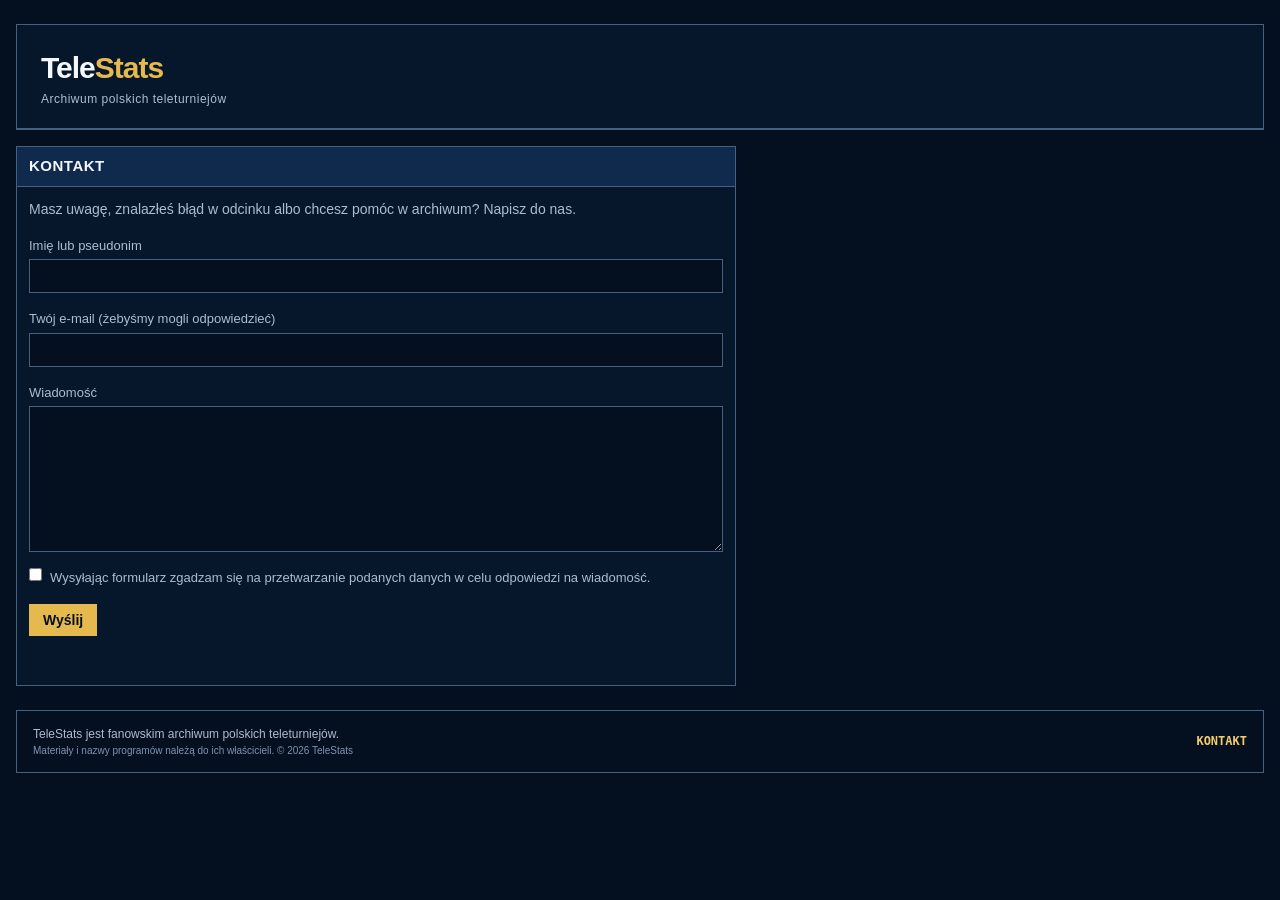
<file: site/kontakt.html>
<!DOCTYPE html>
<html lang="pl">
<head>
<meta charset="UTF-8">
<meta name="viewport" content="width=device-width, initial-scale=1">
<title>Kontakt | TeleStats</title>
<meta name="description" content="Napisz do twórców archiwum TeleStats.">
<link rel="stylesheet" href="styles.css">
<link rel="stylesheet" href="home.css">
<link rel="icon" type="image/png" href="./assets/telestats_favicon.png">
</head>
<body>
<div class="page">

<header class="mast">
  <div class="brand">
    <div>
      <a class="logo" href="index.html">Tele<b>Stats</b></a>
      <p class="tag">Archiwum polskich teleturniejów</p>
    </div>
  </div>
</header>

<div class="layout one">
  <main class="stack">
    <section class="panel">
      <div class="bar"><h1>KONTAKT</h1></div>
      <form class="pad add" id="kontakt">
        <p class="meta">Masz uwagę, znalazłeś błąd w odcinku albo chcesz pomóc w archiwum? Napisz do nas.</p>
        <label>Imię lub pseudonim<input class="field" type="text" name="name" required maxlength="100"></label>
        <label>Twój e-mail (żebyśmy mogli odpowiedzieć)<input class="field" type="email" name="email" required maxlength="200"></label>
        <label>Wiadomość<textarea class="field" name="message" rows="8" required maxlength="5000"></textarea></label>
        <label class="check"><input type="checkbox" name="zgoda" required> Wysyłając formularz zgadzam się na przetwarzanie podanych danych w celu odpowiedzi na wiadomość.</label>
        <input type="checkbox" name="botcheck" class="hp" tabindex="-1" autocomplete="off">
        <div><button class="btn" type="submit">Wyślij</button></div>
        <p id="status" role="status"></p>
      </form>
    </section>
  </main>
</div>

<footer class="footer">
  <div>
    TeleStats jest fanowskim archiwum polskich teleturniejów.
    <small>Materiały i nazwy programów należą do ich właścicieli. © 2026 TeleStats</small>
  </div>
  <nav aria-label="Stopka"><a href="kontakt.html">KONTAKT</a></nav>
</footer>

</div>
<script>
  // Klucz dostępu z web3forms.com (publiczny; powiązany z Twoim adresem e-mail, który nie jest widoczny na stronie).
  const ACCESS_KEY = "72eb3eb7-f66b-4651-b4cf-41fbddb4bb31";
  const f = document.getElementById("kontakt"), st = document.getElementById("status");
  f.addEventListener("submit", async (e) => {
    e.preventDefault();
    const d = Object.fromEntries(new FormData(f));
    st.textContent = "Wysyłanie…";
    try {
      const r = await fetch("https://api.web3forms.com/submit", {
        method: "POST",
        headers: { "Content-Type": "application/json", Accept: "application/json" },
        body: JSON.stringify({ access_key: ACCESS_KEY, subject: "Wiadomość z telestats.pl", from_name: "TeleStats",
                               name: d.name, email: d.email, message: d.message, botcheck: d.botcheck ? true : "" })
      });
      const j = await r.json();
      if (!j.success) throw new Error(j.message || r.status);
      f.reset();
      st.textContent = "Dziękujemy! Wiadomość została wysłana.";
    } catch (err) {
      st.textContent = "Nie udało się wysłać wiadomości. Spróbuj ponownie później.";
    }
  });
</script>
</body>
</html>
</file>
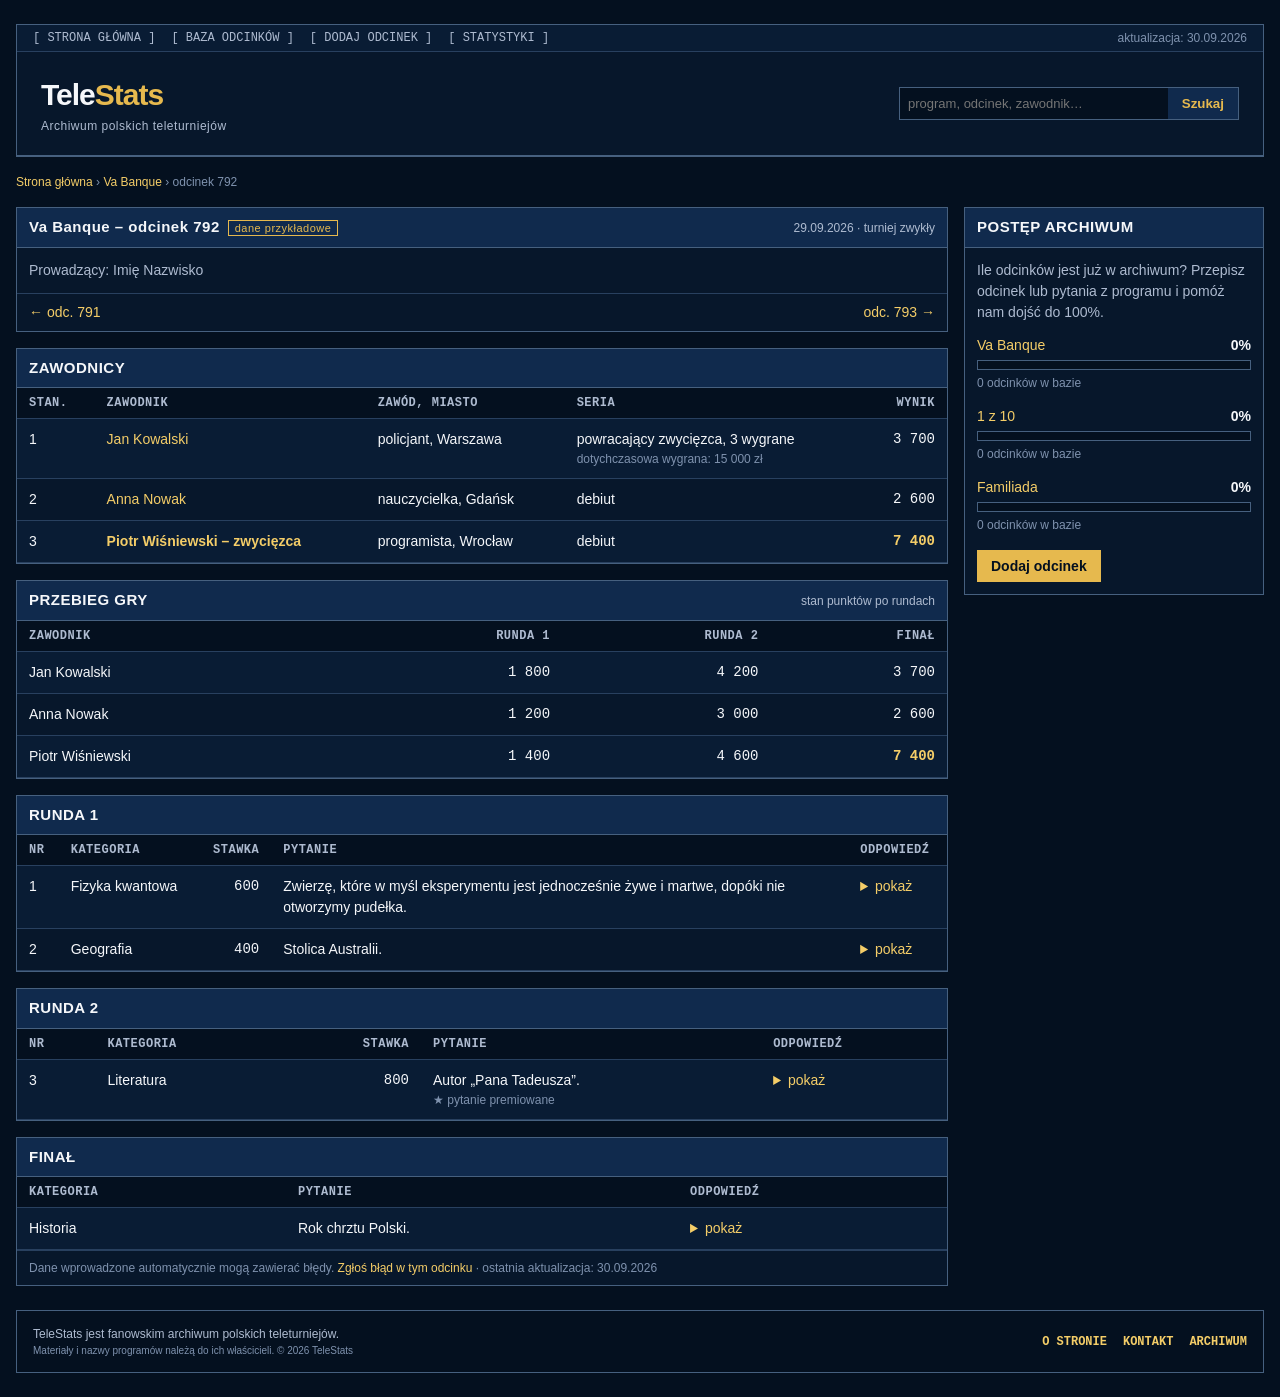
<file: templates/va-banque-792.html>
<!DOCTYPE html>
<html lang="pl">
<head>
<meta charset="UTF-8">
<meta name="viewport" content="width=device-width, initial-scale=1">
<title>Va Banque – odcinek 792 (29.09.2026) | TeleStats</title>
<meta name="description" content="Va Banque, odcinek 792 z 29.09.2026: zawodnicy, wyniki, pytania i odpowiedzi.">
<link rel="stylesheet" href="../site/styles.css">
</head>
<body>
<div class="page">

<header class="mast">
  <div class="util">
    <nav aria-label="Menu główne">
      <a href="index.html">[ STRONA GŁÓWNA ]</a>
      <a href="#">[ BAZA ODCINKÓW ]</a>
      <a href="dodaj-odcinek.html">[ DODAJ ODCINEK ]</a>
      <a href="#">[ STATYSTYKI ]</a>
    </nav>
    <span>aktualizacja: 30.09.2026</span>
  </div>
  <div class="brand">
    <div>
      <a class="logo" href="index.html">Tele<b>Stats</b></a>
      <p class="tag">Archiwum polskich teleturniejów</p>
    </div>
    <form class="search" action="https://duckduckgo.com/" role="search">
      <input type="hidden" name="sites" value="telestats.pl">
      <input type="search" name="q" placeholder="program, odcinek, zawodnik…" aria-label="Szukaj w archiwum">
      <button type="submit">Szukaj</button>
    </form>
  </div>
</header>

<p class="crumbs"><a href="index.html">Strona główna</a> › <a href="#">Va Banque</a> › odcinek 792</p>

<div class="layout">
  <main class="stack">

    <!-- Nagłówek odcinka: dane z tabeli vabanque_odcinki -->
    <section class="panel">
      <div class="bar">
        <h1>Va Banque – odcinek 792<span class="sample">dane przykładowe</span></h1>
        <small>29.09.2026 · turniej zwykły</small>
      </div>
      <p class="pad meta">Prowadzący: Imię Nazwisko</p>
      <div class="prevnext"><a href="#">← odc. 791</a><a href="#">odc. 793 →</a></div>
    </section>

    <!-- Zawodnicy: vabanque_odcinki + vabanque_gracze -->
    <section class="panel">
      <div class="bar"><h2>ZAWODNICY</h2></div>
      <div class="wrap">
        <table>
          <thead><tr><th>STAN.</th><th>ZAWODNIK</th><th>ZAWÓD, MIASTO</th><th>SERIA</th><th class="num">WYNIK</th></tr></thead>
          <tbody>
            <tr><td>1</td><td><a href="#">Jan Kowalski</a></td><td>policjant, Warszawa</td><td>powracający zwycięzca, 3 wygrane<span class="sub">dotychczasowa wygrana: 15 000 zł</span></td><td class="num">3 700</td></tr>
            <tr><td>2</td><td><a href="#">Anna Nowak</a></td><td>nauczycielka, Gdańsk</td><td>debiut</td><td class="num">2 600</td></tr>
            <tr class="winner"><td>3</td><td class="win"><a href="#">Piotr Wiśniewski</a> – zwycięzca</td><td>programista, Wrocław</td><td>debiut</td><td class="num win">7 400</td></tr>
          </tbody>
        </table>
      </div>
    </section>

    <!-- Przebieg gry: policzony z vabanque_przebieg (punkty_po po każdej rundzie) -->
    <section class="panel">
      <div class="bar"><h2>PRZEBIEG GRY</h2><small>stan punktów po rundach</small></div>
      <div class="wrap">
        <table>
          <thead><tr><th>ZAWODNIK</th><th class="num">RUNDA 1</th><th class="num">RUNDA 2</th><th class="num">FINAŁ</th></tr></thead>
          <tbody>
            <tr><td>Jan Kowalski</td><td class="num">1 800</td><td class="num">4 200</td><td class="num">3 700</td></tr>
            <tr><td>Anna Nowak</td><td class="num">1 200</td><td class="num">3 000</td><td class="num">2 600</td></tr>
            <tr><td>Piotr Wiśniewski</td><td class="num">1 400</td><td class="num">4 600</td><td class="num win">7 400</td></tr>
          </tbody>
        </table>
      </div>
    </section>

    <!-- Pytania: vabanque_pytania + vabanque_przebieg. Odpowiedź jest ukryta, dopóki ktoś nie kliknie. -->
    <section class="panel">
      <div class="bar"><h2>RUNDA 1</h2></div>
      <div class="wrap">
        <table>
          <thead><tr><th>NR</th><th>KATEGORIA</th><th class="num">STAWKA</th><th>PYTANIE</th><th>ODPOWIEDŹ</th></tr></thead>
          <tbody>
            <tr>
              <td>1</td><td>Fizyka kwantowa</td><td class="num">600</td>
              <td class="q">Zwierzę, które w myśl eksperymentu jest jednocześnie żywe i martwe, dopóki nie otworzymy pudełka.</td>
              <td><details><summary>pokaż</summary><b>Kot Schrödingera</b><span class="sub ok">Anna Nowak: „Kot Schrödingera” ✓ +600</span></details></td>
            </tr>
            <tr>
              <td>2</td><td>Geografia</td><td class="num">400</td>
              <td class="q">Stolica Australii.</td>
              <td><details><summary>pokaż</summary><b>Canberra</b><span class="sub bad">Jan Kowalski: „Sydney” ✗ −400</span><span class="sub ok">Piotr Wiśniewski: „Canberra” ✓ +400</span></details></td>
            </tr>
          </tbody>
        </table>
      </div>
    </section>

    <section class="panel">
      <div class="bar"><h2>RUNDA 2</h2></div>
      <div class="wrap">
        <table>
          <thead><tr><th>NR</th><th>KATEGORIA</th><th class="num">STAWKA</th><th>PYTANIE</th><th>ODPOWIEDŹ</th></tr></thead>
          <tbody>
            <tr>
              <td>3</td><td>Literatura</td><td class="num">800</td>
              <td class="q">Autor „Pana Tadeusza”. <span class="sub">★ pytanie premiowane</span></td>
              <td><details><summary>pokaż</summary><b>Adam Mickiewicz</b><span class="sub ok">Piotr Wiśniewski: „Mickiewicz” ✓ +1 600</span></details></td>
            </tr>
          </tbody>
        </table>
      </div>
    </section>

    <section class="panel">
      <div class="bar"><h2>FINAŁ</h2></div>
      <div class="wrap">
        <table>
          <thead><tr><th>KATEGORIA</th><th>PYTANIE</th><th>ODPOWIEDŹ</th></tr></thead>
          <tbody>
            <tr>
              <td>Historia</td>
              <td class="q">Rok chrztu Polski.</td>
              <td><details><summary>pokaż</summary><b>966</b>
                <span class="sub ok">Piotr Wiśniewski: „966”, stawka 2 800 ✓</span>
                <span class="sub bad">Jan Kowalski: „1025”, stawka 500 ✗</span></details></td>
            </tr>
          </tbody>
        </table>
      </div>
      <p class="note">Dane wprowadzone automatycznie mogą zawierać błędy. <a href="#">Zgłoś błąd w tym odcinku</a> · ostatnia aktualizacja: 30.09.2026</p>
    </section>

  </main>

  <aside aria-label="Postęp archiwum">
    <section class="panel">
      <div class="bar"><h2>POSTĘP ARCHIWUM</h2></div>
      <div class="pad">
        <p class="meta">Ile odcinków jest już w archiwum? Przepisz odcinek lub pytania z programu i pomóż nam dojść do 100%.</p>
        <!-- Procenty i liczby wstawi później skrypt fetch_data.py -->
        <ul class="prog">
          <li><div><a href="dodaj-odcinek.html?program=va-banque">Va Banque</a><strong>0%</strong></div><progress value="0" max="100" aria-label="Va Banque: 0%">0%</progress><span class="sub">0 odcinków w bazie</span></li>
          <li><div><a href="dodaj-odcinek.html?program=1-z-10">1 z 10</a><strong>0%</strong></div><progress value="0" max="100" aria-label="1 z 10: 0%">0%</progress><span class="sub">0 odcinków w bazie</span></li>
          <li><div><a href="dodaj-odcinek.html?program=familiada">Familiada</a><strong>0%</strong></div><progress value="0" max="100" aria-label="Familiada: 0%">0%</progress><span class="sub">0 odcinków w bazie</span></li>
        </ul>
        <a class="btn" href="dodaj-odcinek.html">Dodaj odcinek</a>
      </div>
    </section>
  </aside>
</div>

<footer class="footer">
  <div>
    TeleStats jest fanowskim archiwum polskich teleturniejów.
    <small>Materiały i nazwy programów należą do ich właścicieli. © 2026 TeleStats</small>
  </div>
  <nav aria-label="Stopka"><a href="#">O STRONIE</a><a href="#">KONTAKT</a><a href="#">ARCHIWUM</a></nav>
</footer>

</div>
</body>
</html>
</file>
<file: site/styles.css>
/* TeleStats – styles.css (v1, Va Banque). Jedna zmiana koloru = jedna zmiana w :root. */
:root{
  --bg:#04101F;--panel:#07172B;--bar:#091C34;--head:#102A4D;
  --line:#28405F;--line-strong:#46607F;
  --gold:#E6B94E;--gold-light:#F4CD68;
  --text:#F5F7FA;--muted:#AEBBD0;--dim:#7F92AE;
  --ok:#6FCF97;--bad:#EB7B7B;
  --sans:Arial,"Liberation Sans",Helvetica,sans-serif;
  --mono:Consolas,"Roboto Mono",Menlo,monospace;
}
*{box-sizing:border-box;margin:0;padding:0}
body{background:var(--bg);color:var(--text);font:14px/1.5 var(--sans)}
a{color:var(--gold-light);text-decoration:none}
a:hover{text-decoration:underline}
a:focus-visible,summary:focus-visible,input:focus-visible,button:focus-visible{outline:2px solid var(--gold);outline-offset:2px}
.sr{position:absolute;width:1px;height:1px;overflow:hidden;clip:rect(0 0 0 0)}

/* Układ strony: maks. 1280 px, środek rośnie, prawa kolumna (reklama) ma stałe 300 px */
.page{max-width:1280px;margin:0 auto;padding:0 16px}
.layout{display:grid;grid-template-columns:minmax(0,1fr) 300px;gap:16px;padding:16px 0 24px;align-items:start}
.stack{display:grid;gap:16px;min-width:0}

/* Nagłówek */
.mast{margin-top:24px;border:1px solid var(--line-strong);border-bottom-width:2px}
.util{display:flex;justify-content:space-between;gap:12px;flex-wrap:wrap;padding:6px 16px;background:var(--bar);border-bottom:1px solid var(--line);font:12px var(--mono)}
.util nav{display:flex;gap:16px;flex-wrap:wrap}
.util a{color:var(--muted)}
.util a[aria-current]{color:var(--gold-light);font-weight:700}
.util span{color:var(--dim);font-family:var(--sans)}
.brand{display:flex;justify-content:space-between;align-items:center;gap:16px;flex-wrap:wrap;padding:20px 24px;background:var(--panel)}
.logo{font-size:30px;font-weight:700;letter-spacing:-1px;color:var(--text)}
.logo b{color:var(--gold)}
.logo:hover{text-decoration:none}
.tag{font-size:12px;letter-spacing:.5px;color:var(--muted)}
.search{display:flex;width:min(100%,340px);border:1px solid var(--line-strong);background:var(--bg)}
.search input{flex:1;min-width:0;padding:8px;background:none;border:0;color:var(--text);font:13px var(--sans)}
.search button{padding:0 14px;border:0;background:var(--head);color:var(--gold);font-weight:700;cursor:pointer}

/* Panele i paski sekcji */
.panel{background:var(--panel);border:1px solid var(--line-strong)}
.bar{display:flex;justify-content:space-between;align-items:baseline;gap:12px;padding:8px 12px;background:var(--head);border-bottom:1px solid var(--line-strong)}
.bar h1,.bar h2{font-size:15px;letter-spacing:.5px}
.bar small{color:var(--muted);font-size:12px}
.pad{padding:12px}
.note{padding:8px 12px;border-top:1px solid var(--line);font-size:12px;color:var(--dim)}
.rowbar{display:flex;justify-content:space-between;gap:12px;flex-wrap:wrap;padding:8px 12px;background:var(--bar);font-size:12px;color:var(--dim)}

/* Karty programów */
.shows{display:grid;grid-template-columns:repeat(auto-fit,minmax(220px,1fr));gap:12px;padding:12px}
.show{padding:12px;border:1px solid var(--line);background:var(--bar)}
.show h3{margin-bottom:6px;font-size:15px}
.show a{display:block;padding:2px 0}
.show a::before{content:"└ ";color:var(--gold);font-family:var(--mono)}
.show.soon{color:var(--dim)}

/* Tabele */
.wrap{overflow-x:auto}
table{width:100%;border-collapse:collapse}
th{padding:8px 12px;background:var(--bg);border-bottom:1px solid var(--line);color:var(--muted);font:700 12px var(--mono);letter-spacing:.5px;text-align:left;white-space:nowrap}
td{padding:10px 12px;border-bottom:1px solid var(--line);vertical-align:top}
tbody tr:nth-child(odd){background:var(--bar)}
.num{text-align:right;font-family:var(--mono);white-space:nowrap}
th.num{text-align:right}
.sub{display:block;color:var(--dim);font-size:12px}
.badge{display:inline-block;width:34px;margin-right:8px;background:var(--gold);color:var(--bg);font-size:11px;font-weight:700;line-height:22px;text-align:center;border-radius:2px}
.win{color:var(--gold-light);font-weight:700}
.ok{color:var(--ok)}
.bad{color:var(--bad)}

/* Reklama */
.ad-label{padding:4px;border:1px solid var(--line);border-bottom:0;font:11px var(--mono);letter-spacing:1px;color:var(--dim);text-align:center}
.ad{display:grid;place-items:center;min-height:250px;border:1px solid var(--line);color:var(--dim);font-size:12px;text-align:center}

/* Strona odcinka */
.crumbs{padding-top:16px;font-size:12px;color:var(--dim)}
.meta{color:var(--muted)}
.prevnext{display:flex;justify-content:space-between;gap:12px;padding:8px 12px;border-top:1px solid var(--line)}
.sample{margin-left:8px;padding:1px 6px;border:1px solid var(--gold);color:var(--gold);font-size:11px;font-weight:400}
details summary{cursor:pointer;color:var(--gold-light)}
details[open] summary{margin-bottom:4px}
.q{max-width:70ch}

/* Stopka */
.footer{display:flex;justify-content:space-between;align-items:center;gap:16px;flex-wrap:wrap;margin-bottom:24px;padding:14px 16px;border:1px solid var(--line-strong);background:var(--bg);font-size:12px;color:var(--muted)}
.footer small{display:block;color:var(--dim)}
.footer nav{display:flex;gap:16px;font:700 12px var(--mono)}

@media (max-width:900px){
  .layout{grid-template-columns:1fr}
  .brand{padding:16px}
}

/* Postęp archiwum (prawa kolumna) */
.prog{list-style:none;display:grid;gap:14px;margin:12px 0 16px}
.prog div{display:flex;justify-content:space-between}
progress{display:block;width:100%;height:10px;margin:4px 0;border:1px solid var(--line-strong);background:var(--bg);appearance:none;-webkit-appearance:none}
progress::-webkit-progress-bar{background:var(--bg)}
progress::-webkit-progress-value{background:var(--gold)}
progress::-moz-progress-bar{background:var(--gold)}
.btn{display:inline-block;padding:8px 14px;border:0;background:var(--gold);color:var(--bg);font:700 14px var(--sans);cursor:pointer}
.btn:hover{background:var(--gold-light);text-decoration:none}

/* Formularz dodawania odcinka */
.add{display:grid;gap:16px}
fieldset{display:grid;gap:12px;padding:12px;border:1px solid var(--line)}
legend{padding:0 6px;color:var(--muted);font-weight:700}
label{display:grid;gap:4px;color:var(--muted);font-size:13px}
.field{width:100%;padding:8px;border:1px solid var(--line-strong);background:var(--bg);color:var(--text);font:14px var(--sans)}
textarea.field{resize:vertical}
.cols{display:grid;grid-template-columns:repeat(auto-fit,minmax(180px,1fr));gap:12px}
.check{display:flex;align-items:flex-start;gap:8px}
.hp{position:absolute;left:-9999px}
#status{min-height:1.5em;color:var(--gold-light)}
</file>
<file: site/home.css>
/* Dodatki dla strony głównej i kontaktu. Ładowany PO styles.css, więc nie nadpisuje Twojego pliku. */
.off{color:var(--dim);cursor:not-allowed}
.show .off{display:block;padding:2px 0}
.show .off::before{content:"└ ";font-family:var(--mono)}
.btn.disabled{background:var(--line);color:var(--dim);cursor:not-allowed}
.btn.disabled:hover{background:var(--line)}
.feed{list-style:none}
.feed li{padding:10px 12px;border-bottom:1px solid var(--line)}
.feed li:nth-child(odd){background:var(--bar)}
.counts{list-style:none;display:grid;gap:8px;margin:12px 0 16px}
.counts li{display:flex;justify-content:space-between;gap:12px;padding-bottom:6px;border-bottom:1px solid var(--line)}
.counts b{font-family:var(--mono);color:var(--gold-light)}
.layout.one{grid-template-columns:minmax(0,720px)}
</file>
